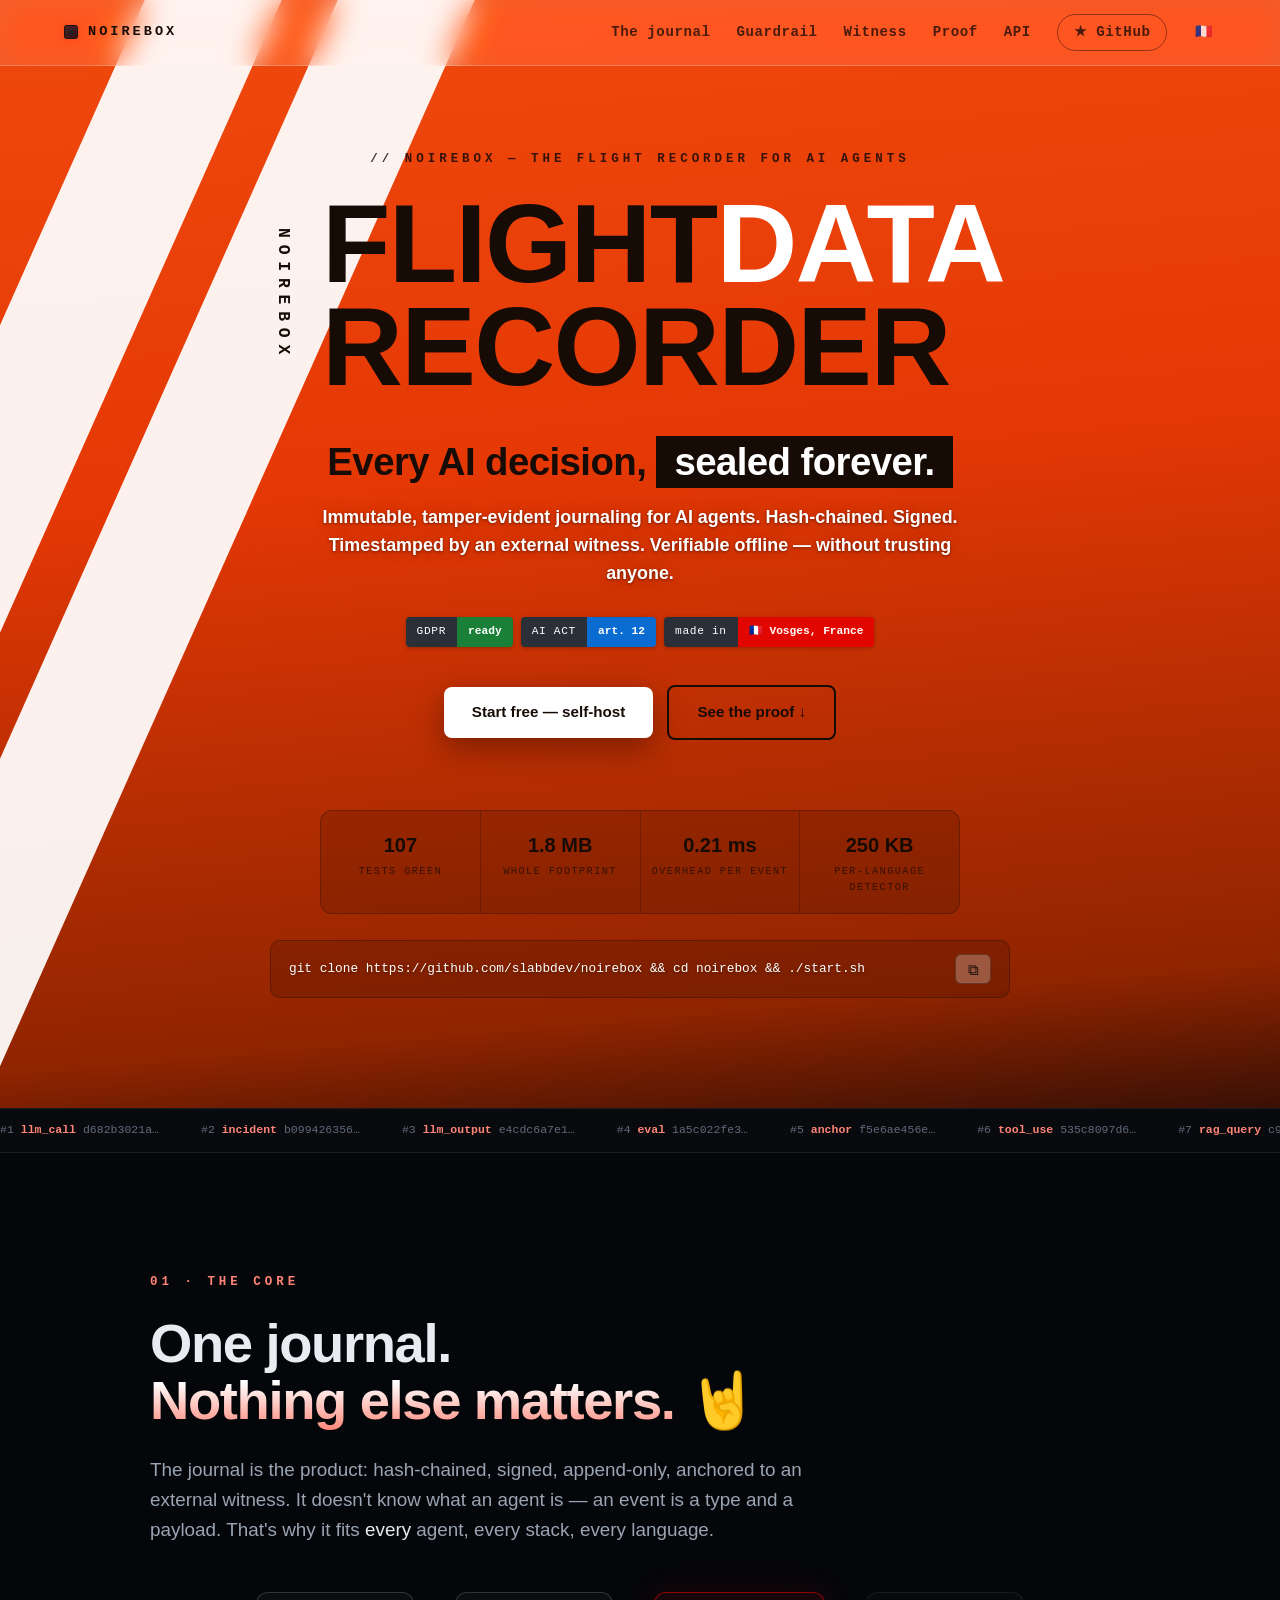
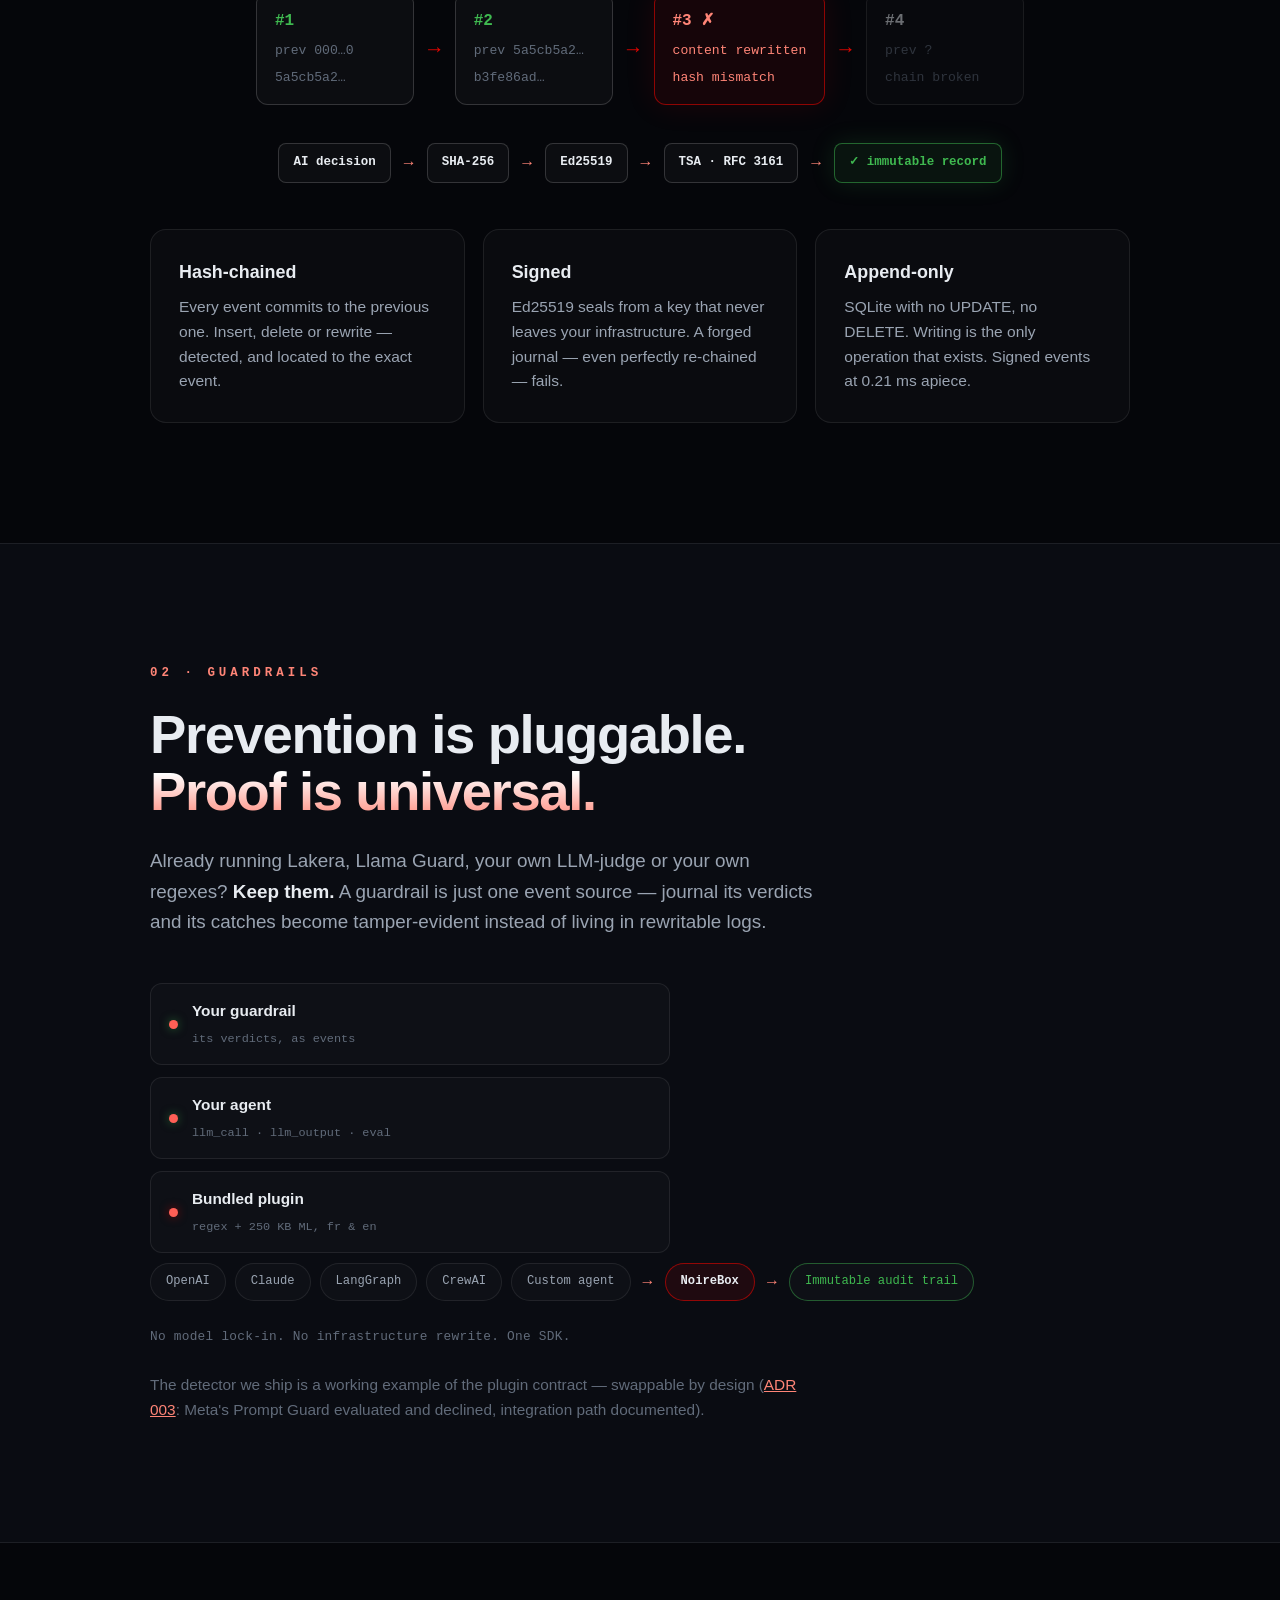
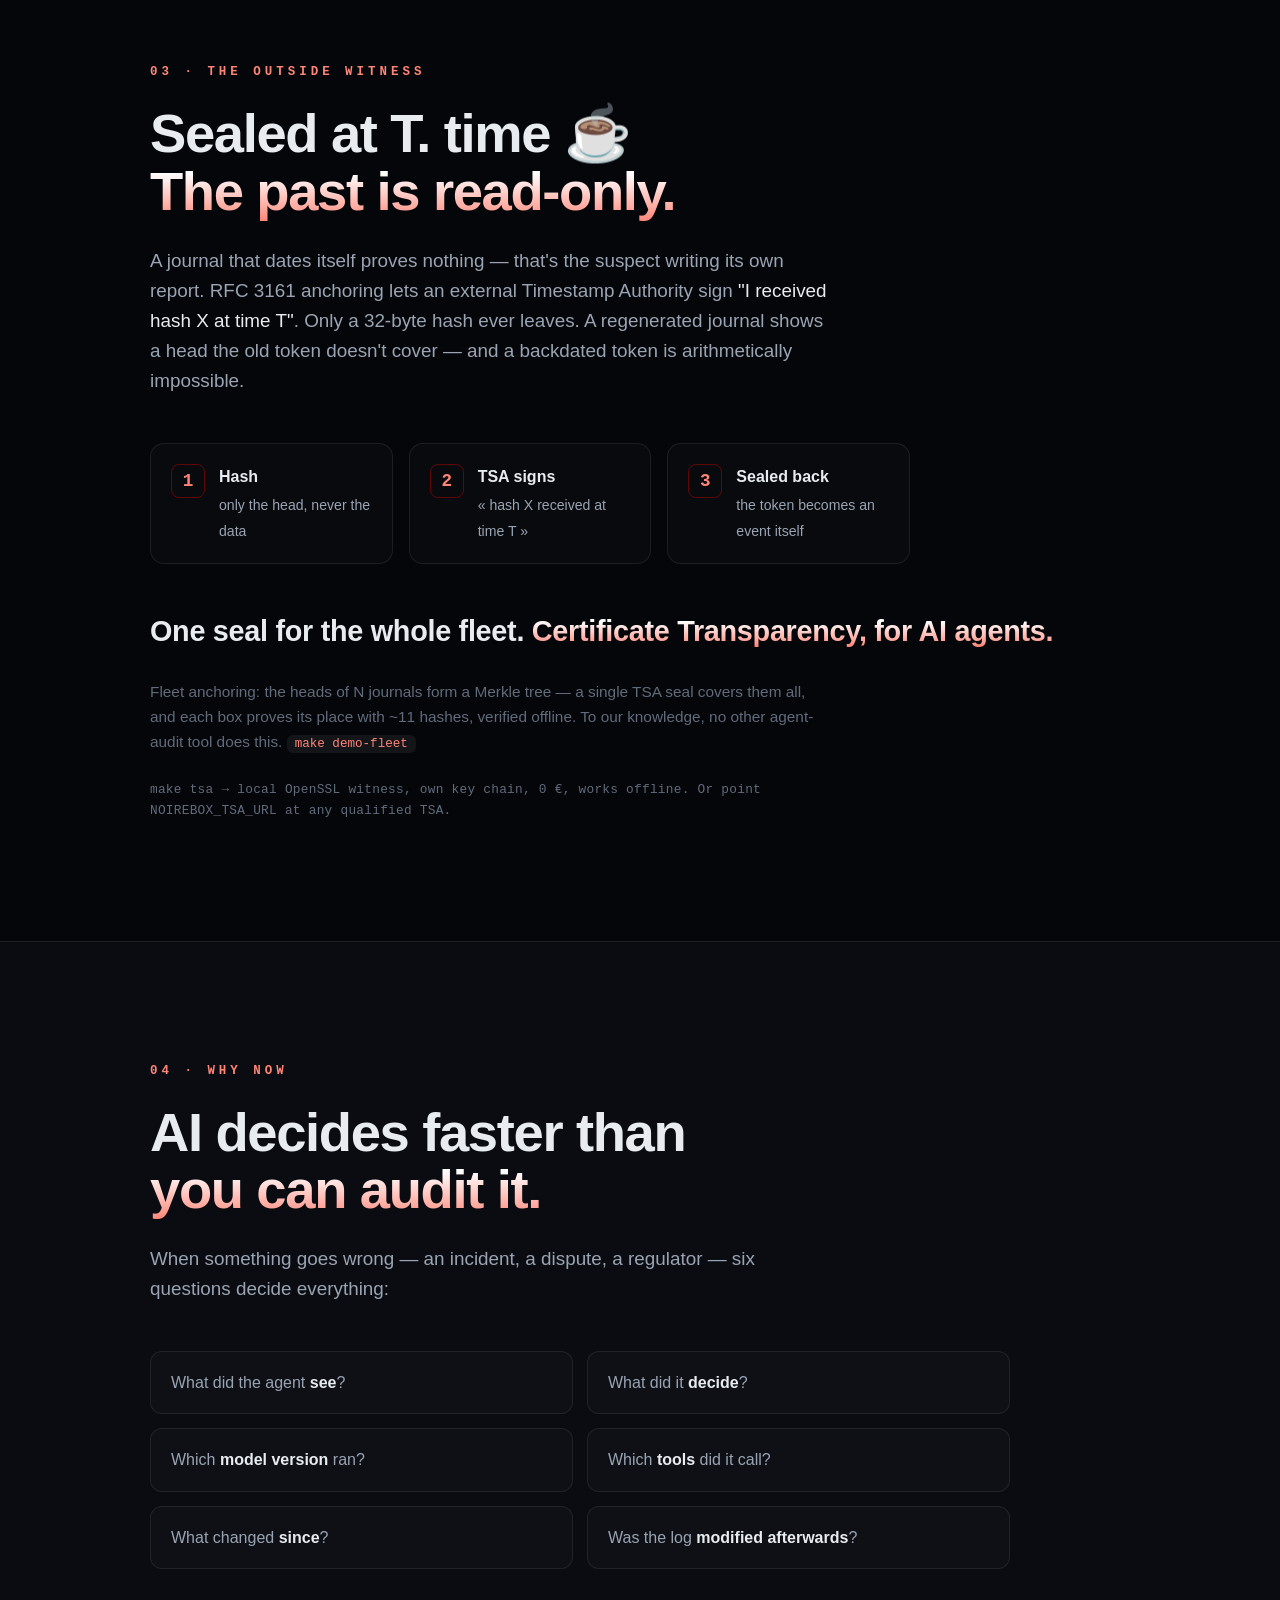
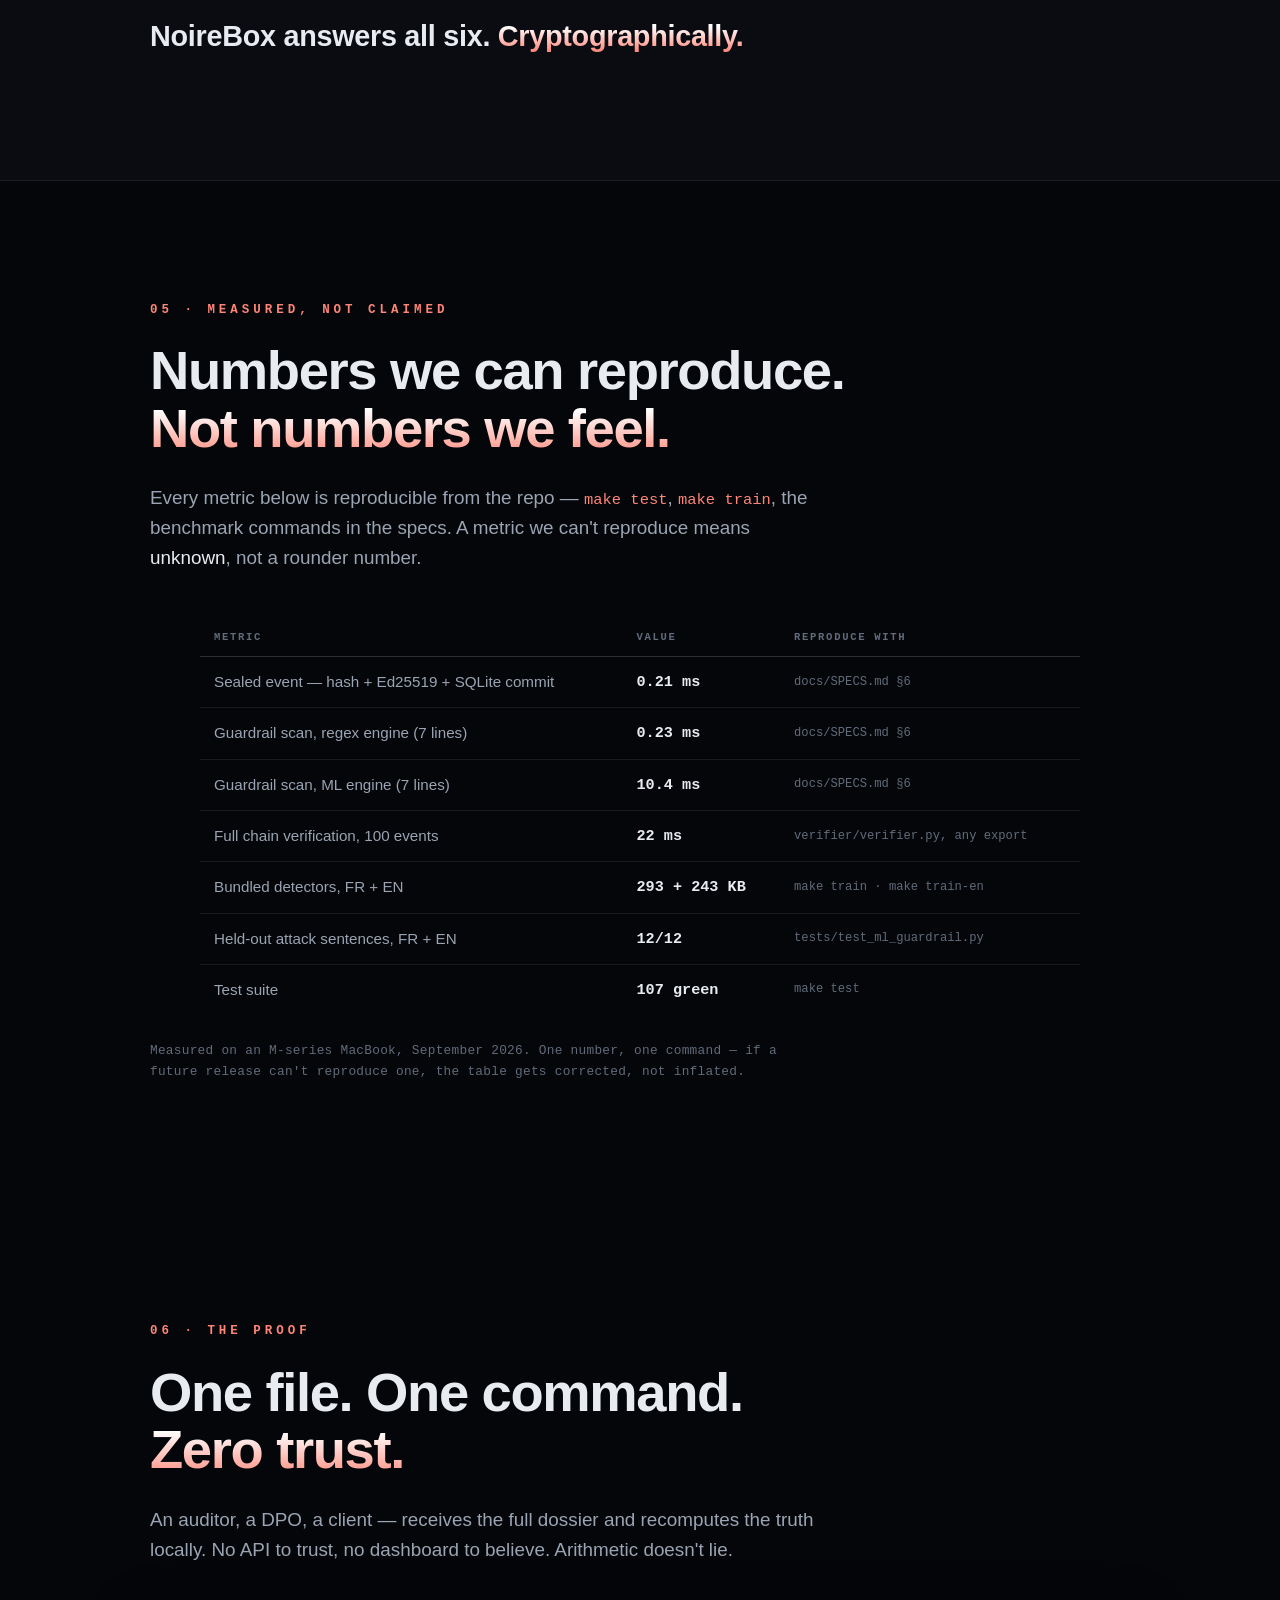
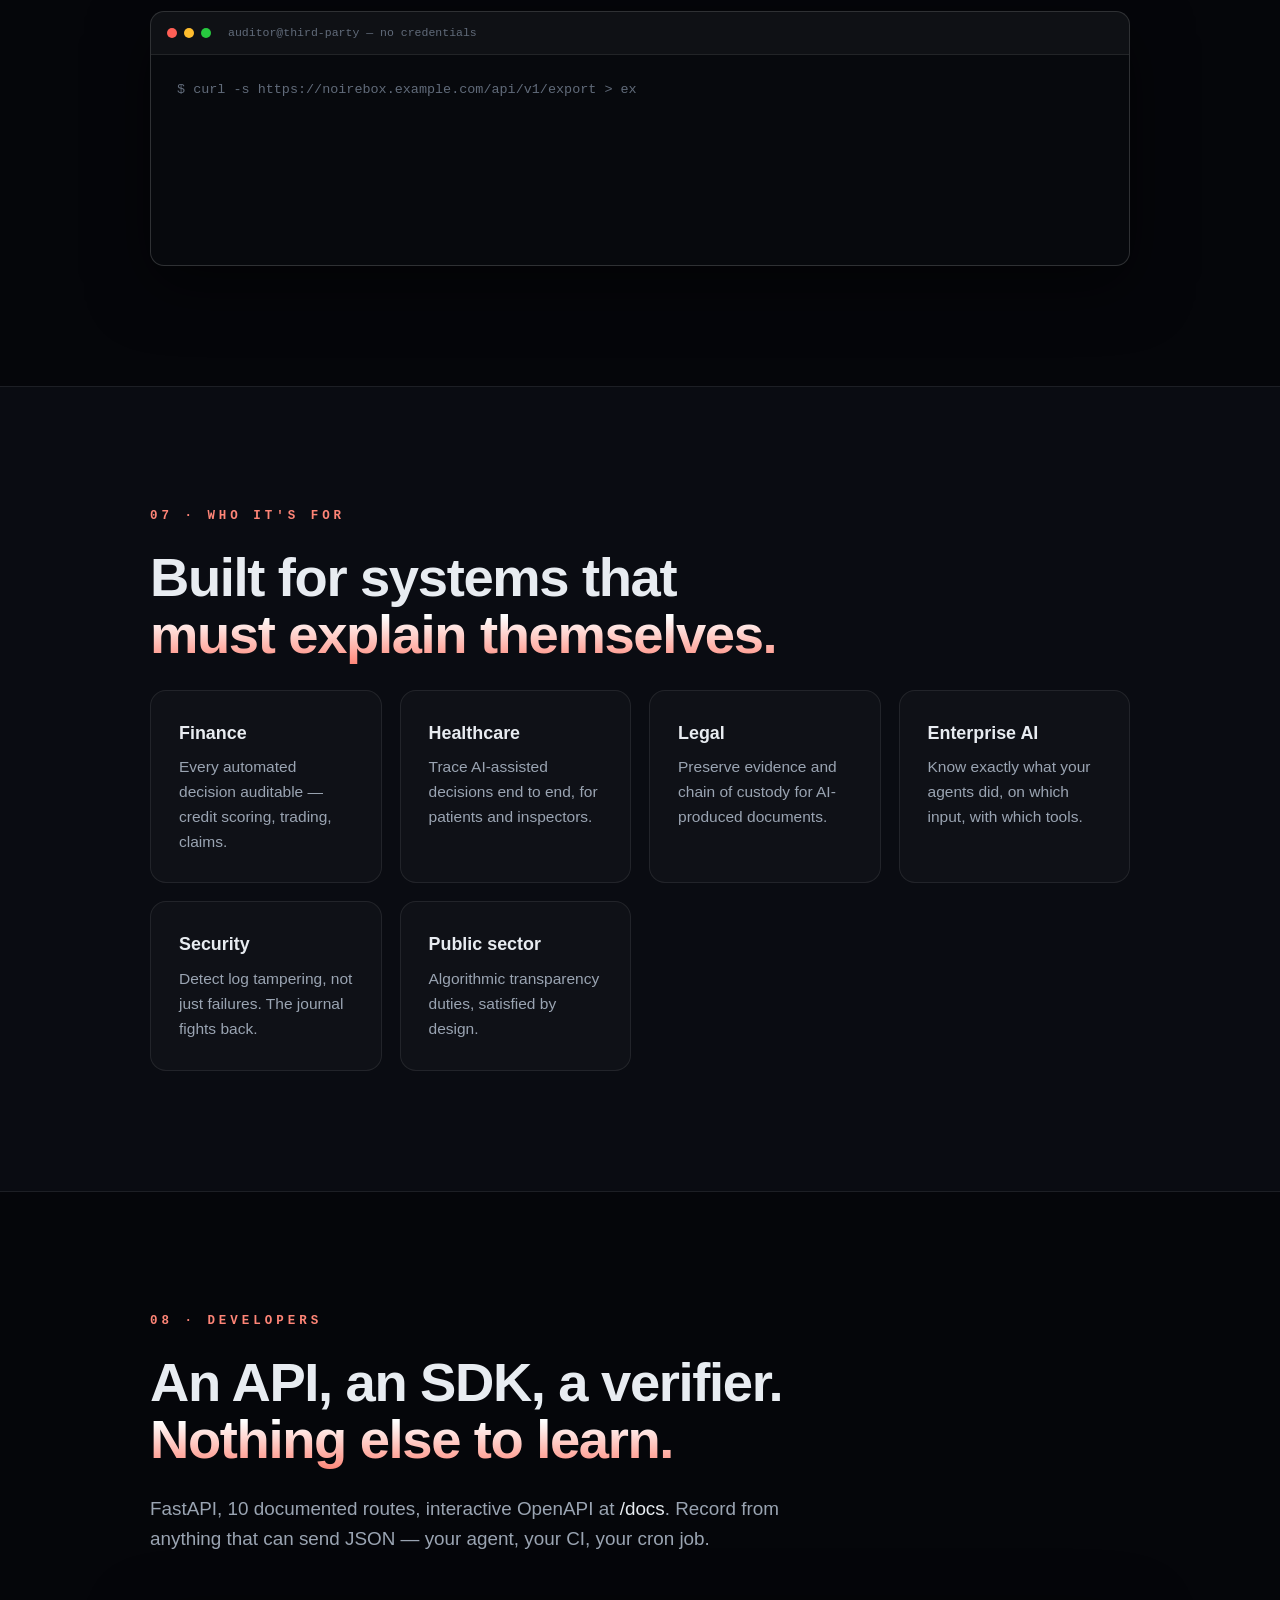
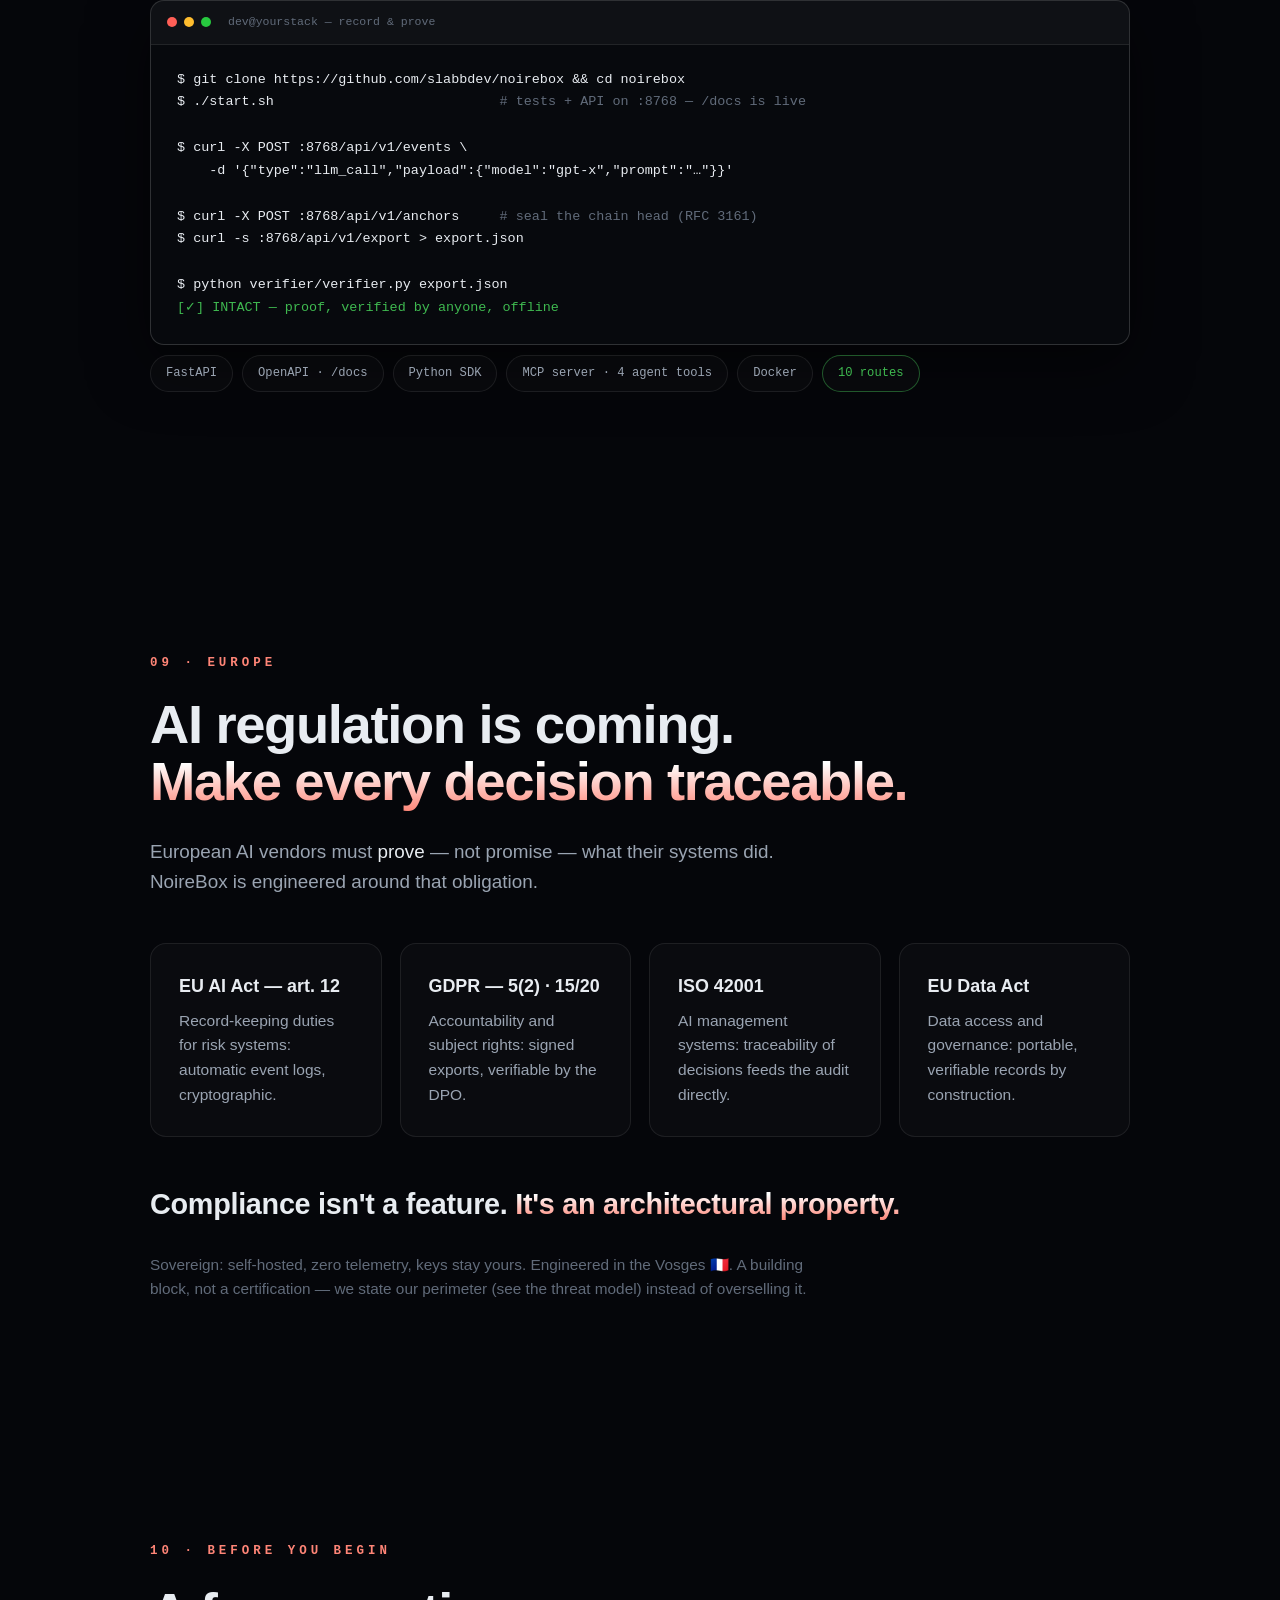
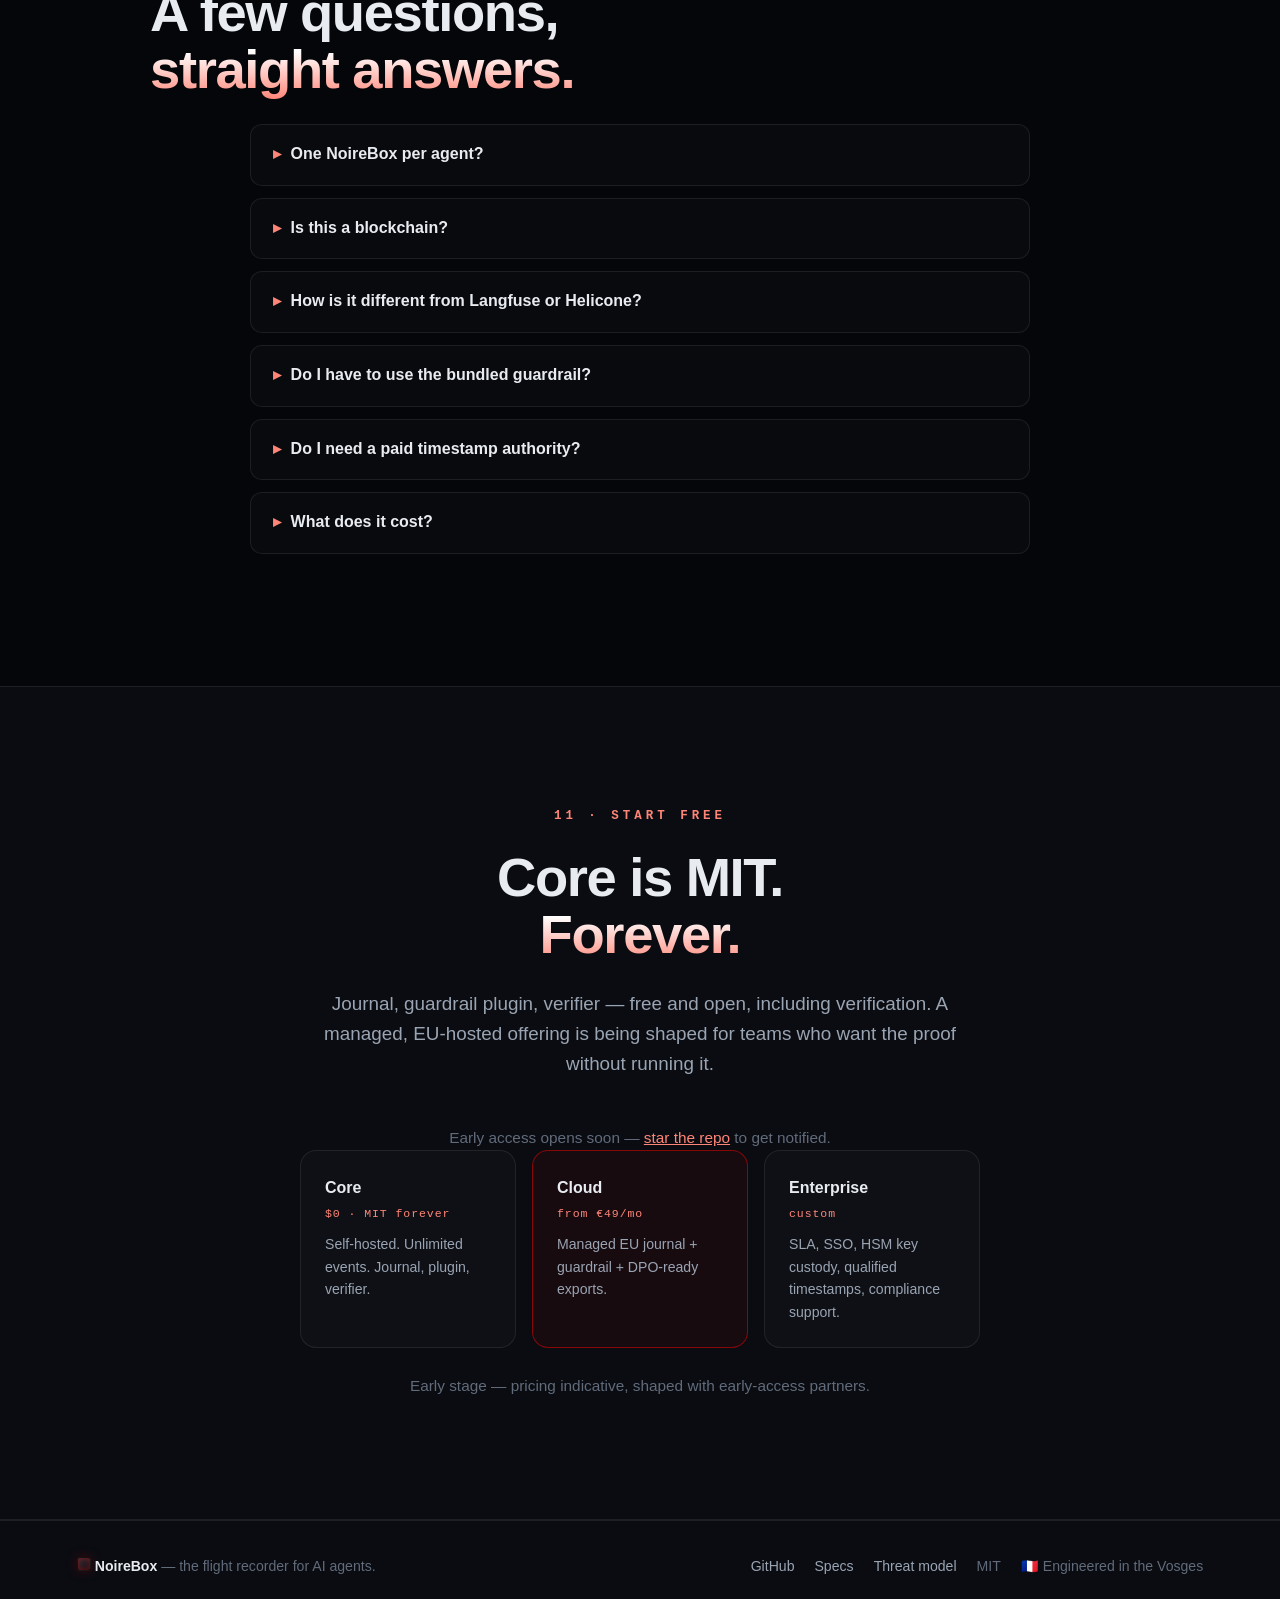
<file: docs/index.html>
<!DOCTYPE html>
<html lang="en">
<head>
<meta charset="UTF-8">
<meta name="viewport" content="width=device-width, initial-scale=1.0">
<title>NoireBox — The flight recorder for AI agents</title>
<meta name="description" content="Every decision your AI agent makes — sealed in a tamper-evident journal, timestamped by an external witness, provable by anyone. Without trusting anyone.">
<link rel="stylesheet" href="style.css?v=26">
</head>
<body>

<div class="progress" id="progress"></div>

<!-- ═══════════════ NAV ═══════════════ -->
<nav class="nav">
  <a class="brand" href="#top"><span class="brand-cube"></span>NOIREBOX</a>
  <div class="nav-links">
    <a href="#core">The journal</a>
    <a href="#plugin">Guardrail</a>
    <a href="#witness">Witness</a>
    <a href="#proof">Proof</a>
    <a href="#api">API</a>
    <a href="https://github.com/slabbdev/noirebox" target="_blank" class="nav-github">★ GitHub</a>
    <a href="fr.html" class="nav-flag" title="Version française" lang="fr">🇫🇷</a>
  </div>
</nav>

<!-- ═══════════════ HERO — the face of the flight recorder ═══════════════ -->
<header class="hero" id="top">
  <div class="stripes" aria-hidden="true"><i></i><i></i></div>

  <div class="hero-inner">
    <p class="kicker">// NOIREBOX — THE FLIGHT RECORDER FOR AI AGENTS</p>
    <div class="hero-title-row">
      <span class="hero-brand-stamp" aria-hidden="true">NOIREBOX</span>
      <h1>FLIGHT<span class="h1-white">DATA</span><br>RECORDER</h1>
    </div>

    <p class="pitch">Every AI decision, <strong>sealed forever.</strong></p>
    <p class="hero-sub">
      Immutable, tamper-evident journaling for AI agents.
      Hash-chained. Signed. Timestamped by an external witness.
      Verifiable offline — without trusting anyone.
    </p>

    <div class="gh-badges">
      <span class="gh-badge"><i>GDPR</i><b>ready</b></span>
      <span class="gh-badge"><i>AI ACT</i><b>art. 12</b></span>
      <span class="gh-badge"><i>made in</i><b>🇫🇷 Vosges, France</b></span>
    </div>

    <div class="cta-row">
      <a class="btn btn-light" href="https://github.com/slabbdev/noirebox#quickstart" target="_blank">Start free — self-host</a>
      <a class="btn btn-ghost-dark" href="#proof">See the proof ↓</a>
    </div>

    <ul class="stats">
      <li><strong>107</strong><span>tests green</span></li>
      <li><strong>1.8 MB</strong><span>whole footprint</span></li>
      <li><strong>0.21 ms</strong><span>overhead per event</span></li>
      <li><strong>250 KB</strong><span>per-language detector</span></li>
    </ul>

    <div class="install-pill">
      <code id="install-cmd">git clone https://github.com/slabbdev/noirebox &amp;&amp; cd noirebox &amp;&amp; ./start.sh</code>
      <button class="copy-btn" id="copy-install" title="Copy to clipboard" aria-label="Copy install command">⧉</button>
    </div>
  </div>
</header>

<!-- ═══════════════ TICKER ═══════════════ -->
<div class="ticker" aria-hidden="true">
  <div class="ticker-track" id="ticker"></div>
</div>

<!-- ═══════════════ 01 CORE ═══════════════ -->
<section class="section reveal" id="core">
  <div class="wrap">
    <p class="kicker">01 · THE CORE</p>
    <h2>One journal.<br><span class="grad">Nothing else matters. </span>🤘</h2>
    <p class="lede">
      The journal is the product: hash-chained, signed, append-only, anchored to an
      external witness. It doesn't know what an agent is — an event is a type and a
      payload. That's why it fits <em>every</em> agent, every stack, every language.
    </p>
    <div class="chain">
      <div class="link ok"><span>#1</span><code>prev 000…0</code><code>5a5cb5a2…</code></div>
      <div class="chain-arrow">→</div>
      <div class="link ok"><span>#2</span><code>prev 5a5cb5a2…</code><code>b3fe86ad…</code></div>
      <div class="chain-arrow">→</div>
      <div class="link bad"><span>#3 ✗</span><code>content rewritten</code><code>hash mismatch</code></div>
      <div class="chain-arrow">→</div>
      <div class="link dim"><span>#4</span><code>prev ?</code><code>chain broken</code></div>
    </div>
    <div class="pipeline" aria-label="How a decision becomes proof">
      <span class="pl-step">AI decision</span>
      <span class="pl-arrow">→</span>
      <span class="pl-step">SHA-256</span>
      <span class="pl-arrow">→</span>
      <span class="pl-step">Ed25519</span>
      <span class="pl-arrow">→</span>
      <span class="pl-step">TSA · RFC 3161</span>
      <span class="pl-arrow">→</span>
      <span class="pl-step ok">✓ immutable record</span>
    </div>
    <div class="grid-3">
      <div class="card"><h3>Hash-chained</h3><p>Every event commits to the previous one. Insert, delete or rewrite — detected, and located to the exact event.</p></div>
      <div class="card"><h3>Signed</h3><p>Ed25519 seals from a key that never leaves your infrastructure. A forged journal — even perfectly re-chained — fails.</p></div>
      <div class="card"><h3>Append-only</h3><p>SQLite with no UPDATE, no DELETE. Writing is the only operation that exists. Signed events at 0.21 ms apiece.</p></div>
    </div>
  </div>
</section>

<!-- ═══════════════ 02 PLUGIN ═══════════════ -->
<section class="section alt reveal" id="plugin">
  <div class="wrap">
    <p class="kicker">02 · GUARDRAILS</p>
    <h2>Prevention is pluggable.<br><span class="grad">Proof is universal.</span></h2>
    <p class="lede">
      Already running Lakera, Llama Guard, your own LLM-judge or your own regexes?
      <strong>Keep them.</strong> A guardrail is just one event source — journal its
      verdicts and its catches become tamper-evident instead of living in rewritable logs.
    </p>
    <div class="sources">
      <div class="source"><span class="dot g"></span><div><strong>Your guardrail</strong><em>its verdicts, as events</em></div></div>
      <div class="source"><span class="dot g"></span><div><strong>Your agent</strong><em>llm_call · llm_output · eval</em></div></div>
      <div class="source"><span class="dot r"></span><div><strong>Bundled plugin</strong><em>regex + 250 KB ML, fr &amp; en</em></div></div>
    </div>
    <div class="plug-flow" aria-label="Drop-in integration">
      <span class="pf-chip">OpenAI</span>
      <span class="pf-chip">Claude</span>
      <span class="pf-chip">LangGraph</span>
      <span class="pf-chip">CrewAI</span>
      <span class="pf-chip">Custom agent</span>
      <span class="pf-arrow">→</span>
      <span class="pf-chip hot">NoireBox</span>
      <span class="pf-arrow">→</span>
      <span class="pf-chip ok">Immutable audit trail</span>
    </div>
    <p class="note mono">No model lock-in. No infrastructure rewrite. One SDK.</p>
    <p class="note">The detector we ship is a working example of the plugin contract — swappable by design
      (<a href="https://github.com/slabbdev/noirebox/blob/main/docs/ADRs.md">ADR 003</a>: Meta's Prompt Guard evaluated and declined, integration path documented).</p>
  </div>
</section>

<!-- ═══════════════ 03 WITNESS ═══════════════ -->
<section class="section reveal" id="witness">
  <div class="wrap">
    <p class="kicker">03 · THE OUTSIDE WITNESS</p>
    <h2>Sealed at T. time ☕<br><span class="grad">The past is read-only.</span></h2>
    <p class="lede">
      A journal that dates itself proves nothing — that's the suspect writing its own report.
      RFC 3161 anchoring lets an external Timestamp Authority sign <em>"I received hash X at
      time T"</em>. Only a 32-byte hash ever leaves. A regenerated journal shows a head the old
      token doesn't cover — and a backdated token is arithmetically impossible.
    </p>
    <div class="steps">
      <div class="step"><span>1</span><div><strong>Hash</strong><em>only the head, never the data</em></div></div>
      <div class="step"><span>2</span><div><strong>TSA signs</strong><em>« hash X received at time T »</em></div></div>
      <div class="step"><span>3</span><div><strong>Sealed back</strong><em>the token becomes an event itself</em></div></div>
    </div>
    <p class="big-line">One seal for the whole fleet. <span class="grad">Certificate Transparency, for AI agents.</span></p>
    <p class="note">Fleet anchoring: the heads of N journals form a Merkle tree — a single TSA seal covers them all, and each box proves its place with ~11 hashes, verified offline. To our knowledge, no other agent-audit tool does this. <code>make demo-fleet</code></p>
    <p class="note mono">make tsa → local OpenSSL witness, own key chain, 0 €, works offline. Or point NOIREBOX_TSA_URL at any qualified TSA.</p>
  </div>
</section>

<!-- ═══════════════ 04 WHY NOW ═══════════════ -->
<section class="section alt reveal" id="whynow">
  <div class="wrap">
    <p class="kicker">04 · WHY NOW</p>
    <h2>AI decides faster than<br><span class="grad">you can audit it.</span></h2>
    <p class="lede">When something goes wrong — an incident, a dispute, a regulator — six questions decide everything:</p>
    <div class="why-grid">
      <div class="why-q">What did the agent <strong>see</strong>?</div>
      <div class="why-q">What did it <strong>decide</strong>?</div>
      <div class="why-q">Which <strong>model version</strong> ran?</div>
      <div class="why-q">Which <strong>tools</strong> did it call?</div>
      <div class="why-q">What changed <strong>since</strong>?</div>
      <div class="why-q">Was the log <strong>modified afterwards</strong>?</div>
    </div>
    <p class="big-line">NoireBox answers all six. <span class="grad">Cryptographically.</span></p>
  </div>
</section>

<!-- ═══════════════ 05 MEASURED ═══════════════ -->
<section class="section reveal" id="measured">
  <div class="wrap">
    <p class="kicker">05 · MEASURED, NOT CLAIMED</p>
    <h2>Numbers we can reproduce.<br><span class="grad">Not numbers we feel.</span></h2>
    <p class="lede">
      Every metric below is reproducible from the repo — <code>make test</code>,
      <code>make train</code>, the benchmark commands in the specs. A metric we
      can't reproduce means <em>unknown</em>, not a rounder number.
    </p>
    <table class="metrics">
      <tr><th>Metric</th><th>Value</th><th>Reproduce with</th></tr>
      <tr><td>Sealed event — hash + Ed25519 + SQLite commit</td><td class="m-val">0.21 ms</td><td class="m-how">docs/SPECS.md §6</td></tr>
      <tr><td>Guardrail scan, regex engine (7 lines)</td><td class="m-val">0.23 ms</td><td class="m-how">docs/SPECS.md §6</td></tr>
      <tr><td>Guardrail scan, ML engine (7 lines)</td><td class="m-val">10.4 ms</td><td class="m-how">docs/SPECS.md §6</td></tr>
      <tr><td>Full chain verification, 100 events</td><td class="m-val">22 ms</td><td class="m-how">verifier/verifier.py, any export</td></tr>
      <tr><td>Bundled detectors, FR + EN</td><td class="m-val">293 + 243 KB</td><td class="m-how">make train · make train-en</td></tr>
      <tr><td>Held-out attack sentences, FR + EN</td><td class="m-val">12/12</td><td class="m-how">tests/test_ml_guardrail.py</td></tr>
      <tr><td>Test suite</td><td class="m-val">107 green</td><td class="m-how">make test</td></tr>
    </table>
    <p class="note mono">Measured on an M-series MacBook, September 2026. One number, one command — if a future release can't reproduce one, the table gets corrected, not inflated.</p>
  </div>
</section>

<!-- ═══════════════ 06 PROOF ═══════════════ -->
<section class="section reveal" id="proof">
  <div class="wrap">
    <p class="kicker">06 · THE PROOF</p>
    <h2>One file. One command.<br><span class="grad">Zero trust.</span></h2>
    <p class="lede">
      An auditor, a DPO, a client — receives the full dossier and recomputes the truth locally.
      No API to trust, no dashboard to believe. Arithmetic doesn't lie.
    </p>
    <div class="terminal">
      <div class="term-bar"><span class="dot"></span><span class="dot"></span><span class="dot"></span><span class="term-title">auditor@third-party — no credentials</span></div>
      <pre id="term-out"></pre>
    </div>
  </div>
</section>

<!-- ═══════════════ 07 USE CASES ═══════════════ -->
<section class="section alt reveal" id="usecases">
  <div class="wrap">
    <p class="kicker">07 · WHO IT'S FOR</p>
    <h2>Built for systems that<br><span class="grad">must explain themselves.</span></h2>
    <div class="grid-3 uc-grid">
      <div class="card"><h3>Finance</h3><p>Every automated decision auditable — credit scoring, trading, claims.</p></div>
      <div class="card"><h3>Healthcare</h3><p>Trace AI-assisted decisions end to end, for patients and inspectors.</p></div>
      <div class="card"><h3>Legal</h3><p>Preserve evidence and chain of custody for AI-produced documents.</p></div>
      <div class="card"><h3>Enterprise AI</h3><p>Know exactly what your agents did, on which input, with which tools.</p></div>
      <div class="card"><h3>Security</h3><p>Detect log tampering, not just failures. The journal fights back.</p></div>
      <div class="card"><h3>Public sector</h3><p>Algorithmic transparency duties, satisfied by design.</p></div>
    </div>
  </div>
</section>

<!-- ═══════════════ 08 DEVELOPERS ═══════════════ -->
<section class="section reveal" id="api">
  <div class="wrap">
    <p class="kicker">08 · DEVELOPERS</p>
    <h2>An API, an SDK, a verifier.<br><span class="grad">Nothing else to learn.</span></h2>
    <p class="lede">
      FastAPI, 10 documented routes, interactive OpenAPI at <em>/docs</em>.
      Record from anything that can send JSON — your agent, your CI, your cron job.
    </p>
    <div class="terminal">
      <div class="term-bar"><span class="dot"></span><span class="dot"></span><span class="dot"></span><span class="term-title">dev@yourstack — record &amp; prove</span></div>
      <pre class="term-static">$ git clone https://github.com/slabbdev/noirebox &amp;&amp; cd noirebox
$ ./start.sh                            <span class="t-dim"># tests + API on :8768 — /docs is live</span>

$ curl -X POST :8768/api/v1/events \
    -d '{"type":"llm_call","payload":{"model":"gpt-x","prompt":"…"}}'

$ curl -X POST :8768/api/v1/anchors     <span class="t-dim"># seal the chain head (RFC 3161)</span>
$ curl -s :8768/api/v1/export > export.json

$ python verifier/verifier.py export.json
<span class="t-ok">[✓] INTACT — proof, verified by anyone, offline</span></pre>
    </div>
    <div class="plug-flow" aria-label="Developer surface">
      <span class="pf-chip">FastAPI</span>
      <span class="pf-chip">OpenAPI · /docs</span>
      <span class="pf-chip">Python SDK</span>
      <span class="pf-chip">MCP server · 4 agent tools</span>
      <span class="pf-chip">Docker</span>
      <span class="pf-chip ok">10 routes</span>
    </div>
  </div>
</section>

<!-- ═══════════════ 09 EUROPE ═══════════════ -->
<section class="section reveal" id="europe">
  <div class="wrap">
    <p class="kicker">09 · EUROPE</p>
    <h2>AI regulation is coming.<br><span class="grad">Make every decision traceable.</span></h2>
    <p class="lede">European AI vendors must <em>prove</em> — not promise — what their systems did. NoireBox is engineered around that obligation.</p>
    <div class="grid-4">
      <div class="card"><h3>EU AI Act — art. 12</h3><p>Record-keeping duties for risk systems: automatic event logs, cryptographic.</p></div>
      <div class="card"><h3>GDPR — 5(2) · 15/20</h3><p>Accountability and subject rights: signed exports, verifiable by the DPO.</p></div>
      <div class="card"><h3>ISO 42001</h3><p>AI management systems: traceability of decisions feeds the audit directly.</p></div>
      <div class="card"><h3>EU Data Act</h3><p>Data access and governance: portable, verifiable records by construction.</p></div>
    </div>
    <p class="big-line">Compliance isn't a feature. <span class="grad">It's an architectural property.</span></p>
    <p class="note">Sovereign: self-hosted, zero telemetry, keys stay yours. Engineered in the Vosges 🇫🇷. A building block, not a certification — we state our perimeter (see the threat model) instead of overselling it.</p>
  </div>
</section>

<!-- ═══════════════ 10 FAQ ═══════════════ -->
<section class="section reveal" id="faq">
  <div class="wrap">
    <p class="kicker">10 · BEFORE YOU BEGIN</p>
    <h2>A few questions,<br><span class="grad">straight answers.</span></h2>
    <details class="faq"><summary>One NoireBox per agent?</summary><p>Yes — like one flight recorder per aircraft. One instance = one SQLite file, one key pair, one chain. The fleet layer aggregates chain heads (32-byte hashes), never your events: your journal stays on your infrastructure.</p></details>
    <details class="faq"><summary>Is this a blockchain?</summary><p>No — one issuer, one verifier. A signed local chain gives integrity and non-repudiation without paying a consensus tax. The blockchain solves a problem we don't have (ADR 001).</p></details>
    <details class="faq"><summary>How is it different from Langfuse or Helicone?</summary><p>Those help developers debug what happened — the logs stay modifiable. NoireBox produces a dossier a third party verifies offline. Debug ≠ proof.</p></details>
    <details class="faq"><summary>Do I have to use the bundled guardrail?</summary><p>No — it's one event source among others. Keep Lakera, Llama Guard or your own LLM-judge and journal their verdicts with a single POST. The bundled detector is a working example of the plugin contract.</p></details>
    <details class="faq"><summary>Do I need a paid timestamp authority?</summary><p>No — <code>make tsa</code> runs a local OpenSSL witness with its own key chain: free, offline, sovereign. Pointing at any public or qualified TSA is one environment variable.</p></details>
    <details class="faq"><summary>What does it cost?</summary><p>Core: MIT, $0 forever, verification included. Cloud: from €49/mo when it ships. Enterprise: custom — HSM custody, qualified timestamps, SLA.</p></details>
  </div>
</section>

<!-- ═══════════════ 11 ACCESS ═══════════════ -->
<section class="section alt reveal" id="access">
  <div class="wrap narrow">
    <p class="kicker">11 · START FREE</p>
    <h2>Core is MIT.<br><span class="grad">Forever.</span></h2>
    <p class="lede">
      Journal, guardrail plugin, verifier — free and open, including verification.
      A managed, EU-hosted offering is being shaped for teams who want the proof without running it.
    </p>
    <p class="note">Early access opens soon — <a href="https://github.com/slabbdev/noirebox">star the repo</a> to get notified.</p>
    <div class="tiers">
      <div class="tier"><h4>Core</h4><span>$0 · MIT forever</span><p>Self-hosted. Unlimited events. Journal, plugin, verifier.</p></div>
      <div class="tier hot"><h4>Cloud</h4><span>from €49/mo</span><p>Managed EU journal + guardrail + DPO-ready exports.</p></div>
      <div class="tier"><h4>Enterprise</h4><span>custom</span><p>SLA, SSO, HSM key custody, qualified timestamps, compliance support.</p></div>
    </div>
    <p class="note">Early stage — pricing indicative, shaped with early-access partners.</p>
  </div>
</section>

<footer class="footer">
  <div><span class="brand-cube"></span> <strong>NoireBox</strong> — the flight recorder for AI agents.</div>
  <div class="foot-links">
    <a href="https://github.com/slabbdev/noirebox" target="_blank">GitHub</a>
    <a href="https://github.com/slabbdev/noirebox/blob/main/docs/SPECS.md">Specs</a>
    <a href="https://github.com/slabbdev/noirebox/blob/main/docs/THREAT-MODEL.md">Threat model</a>
    <span>MIT</span>
    <span>🇫🇷 Engineered in the Vosges</span>
  </div>
</footer>

<script src="script.js?v=26"></script>
</body>
</html>
</file>
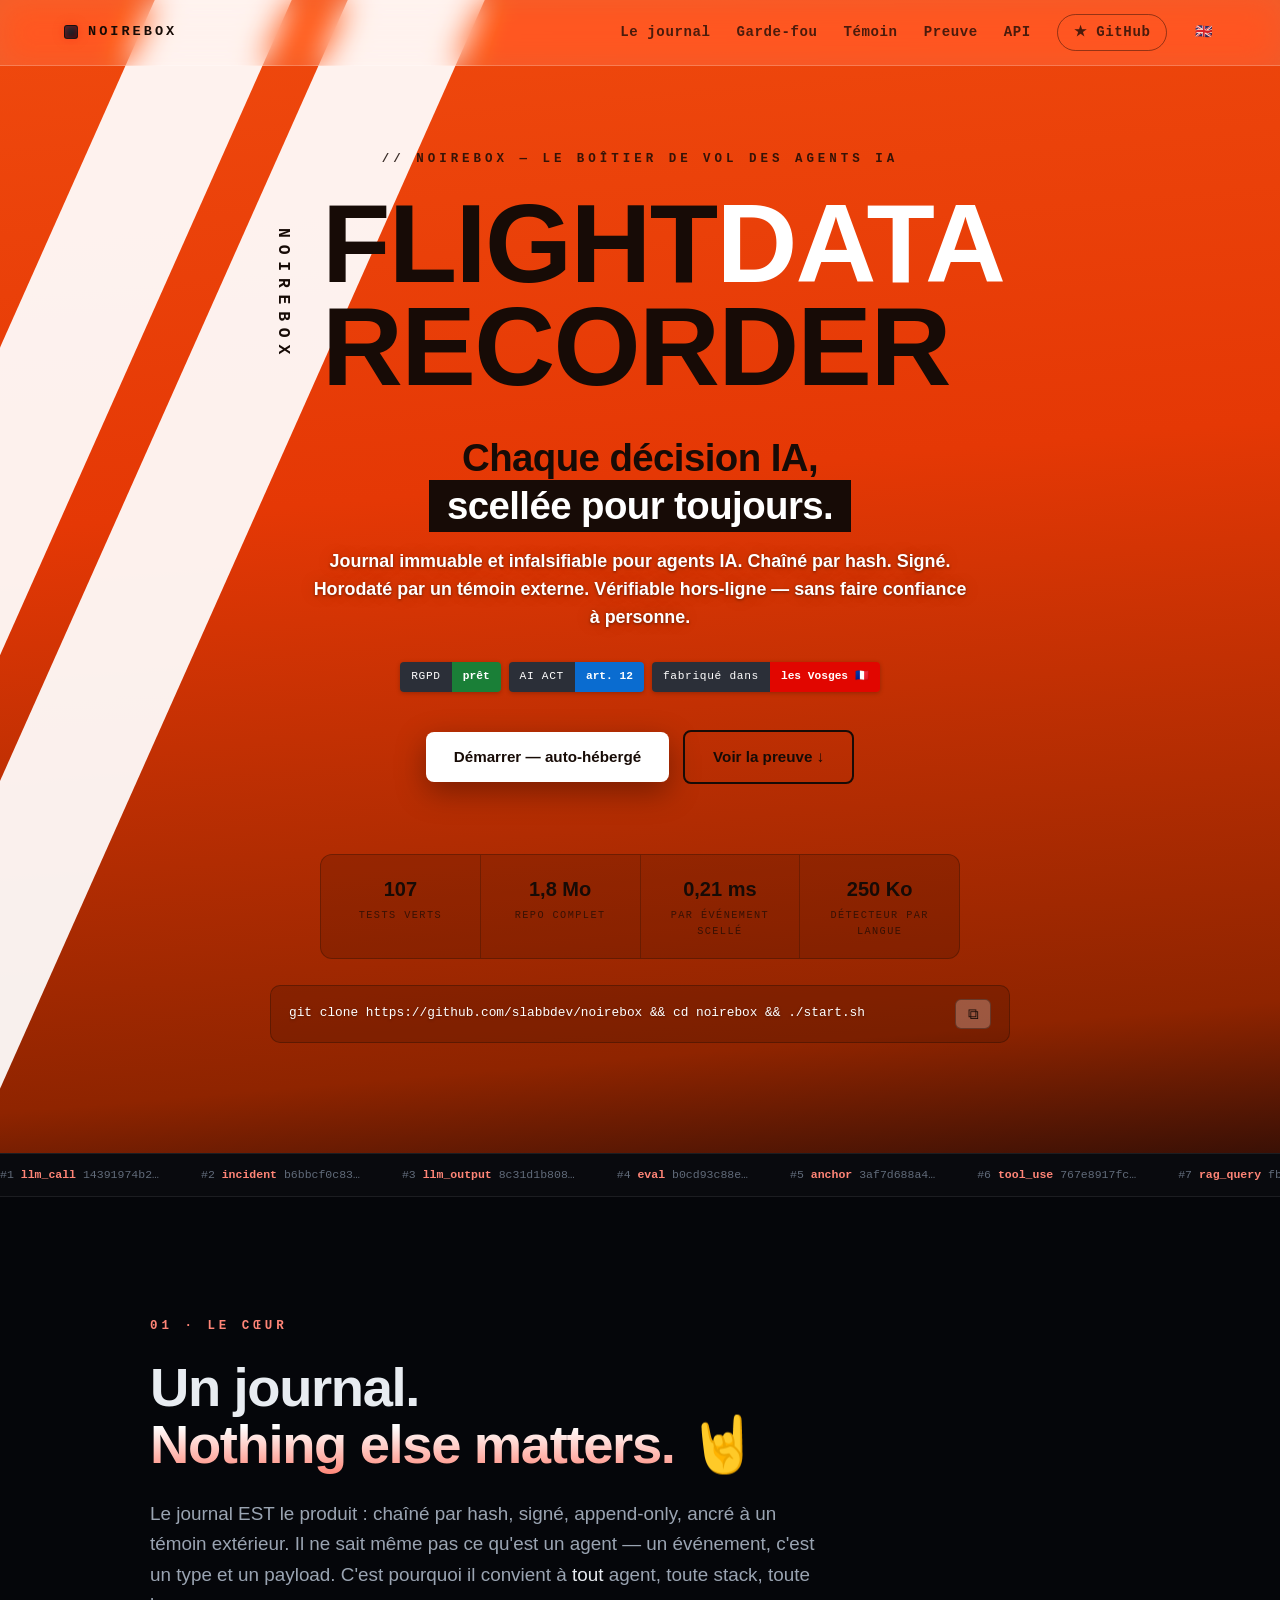
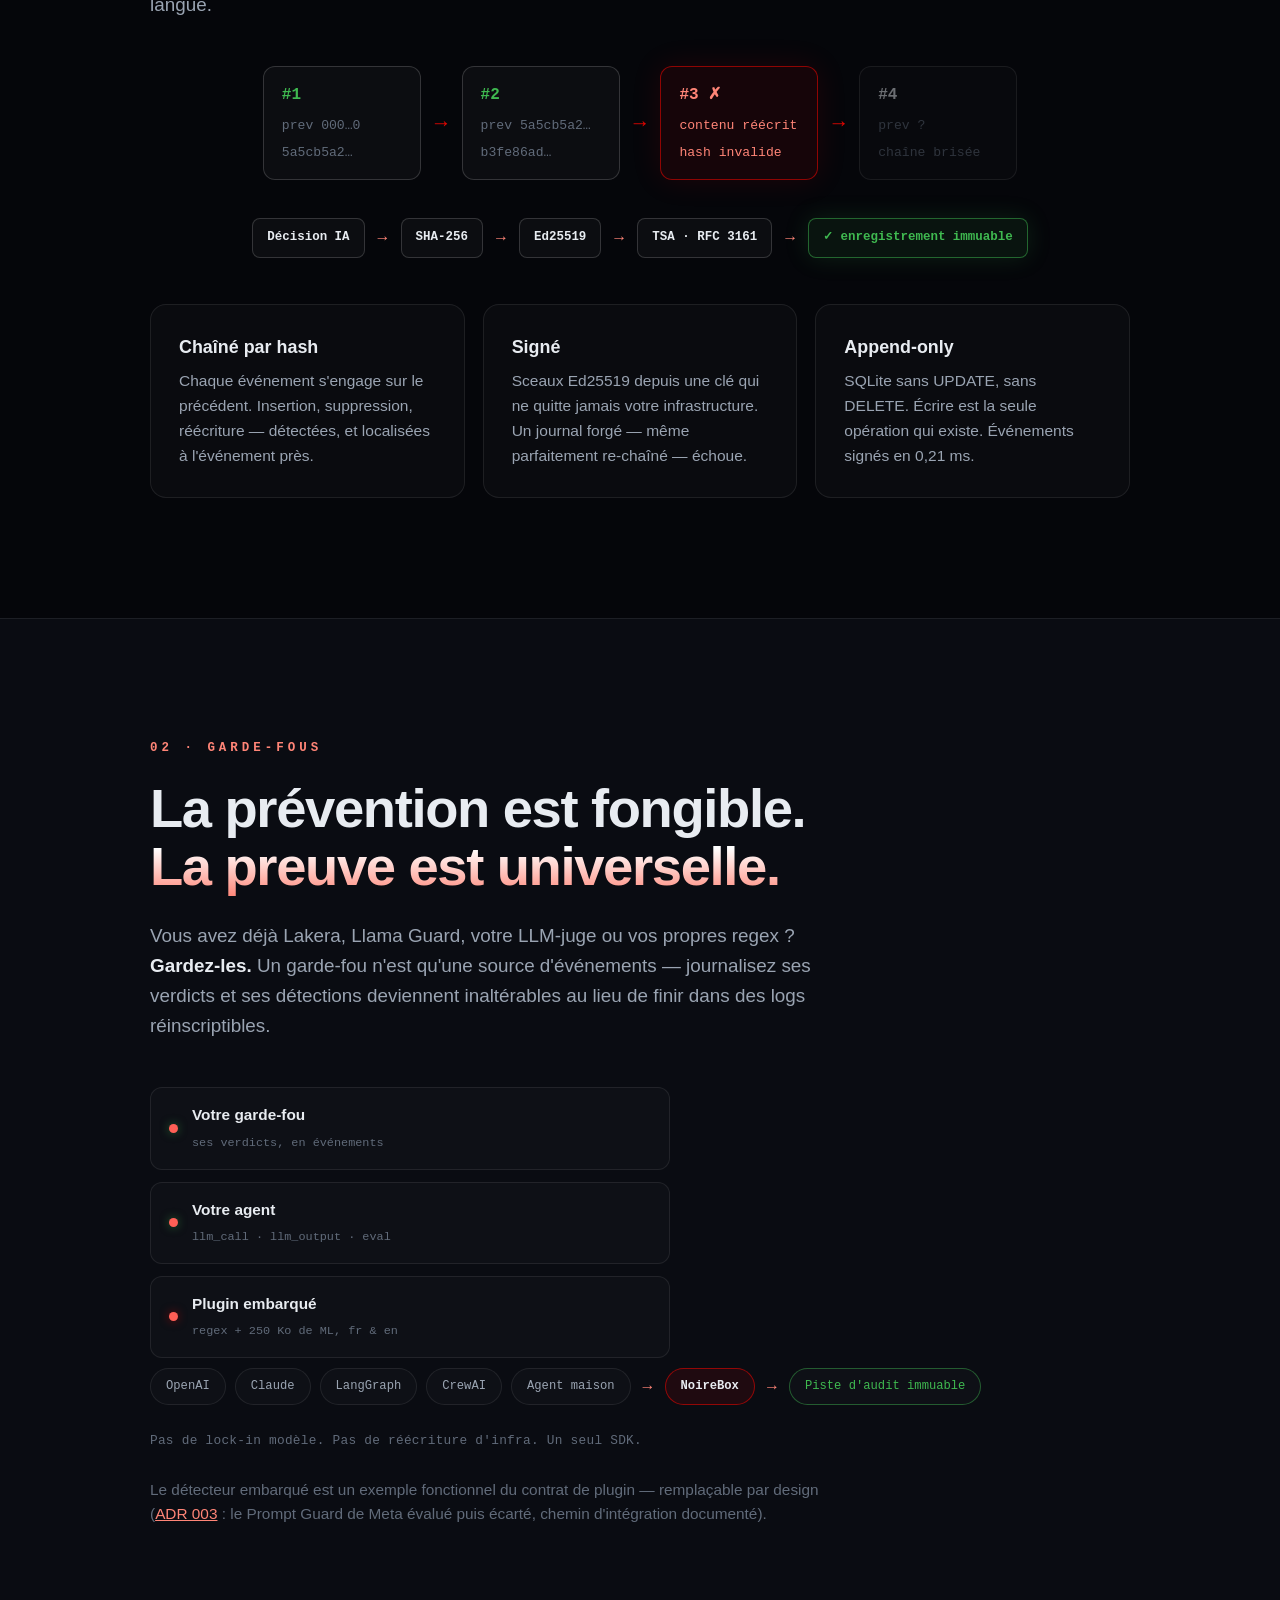
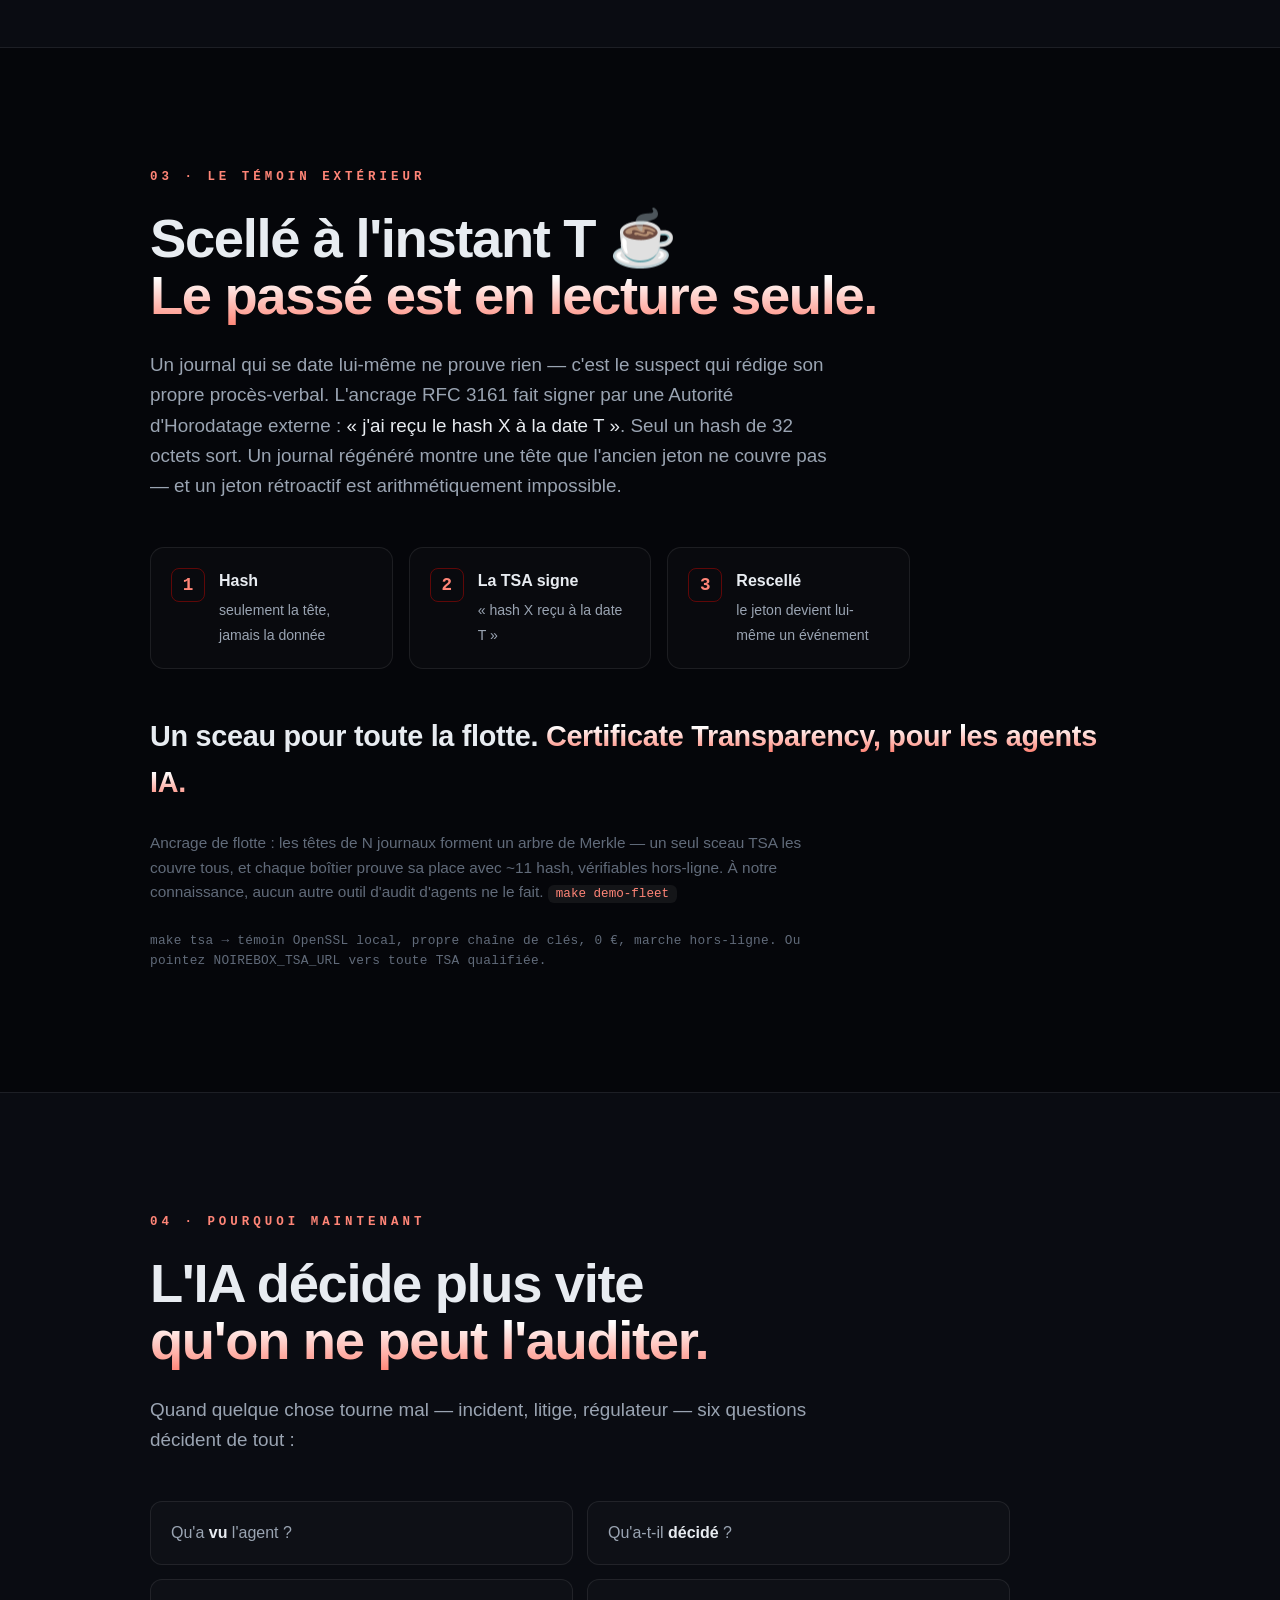
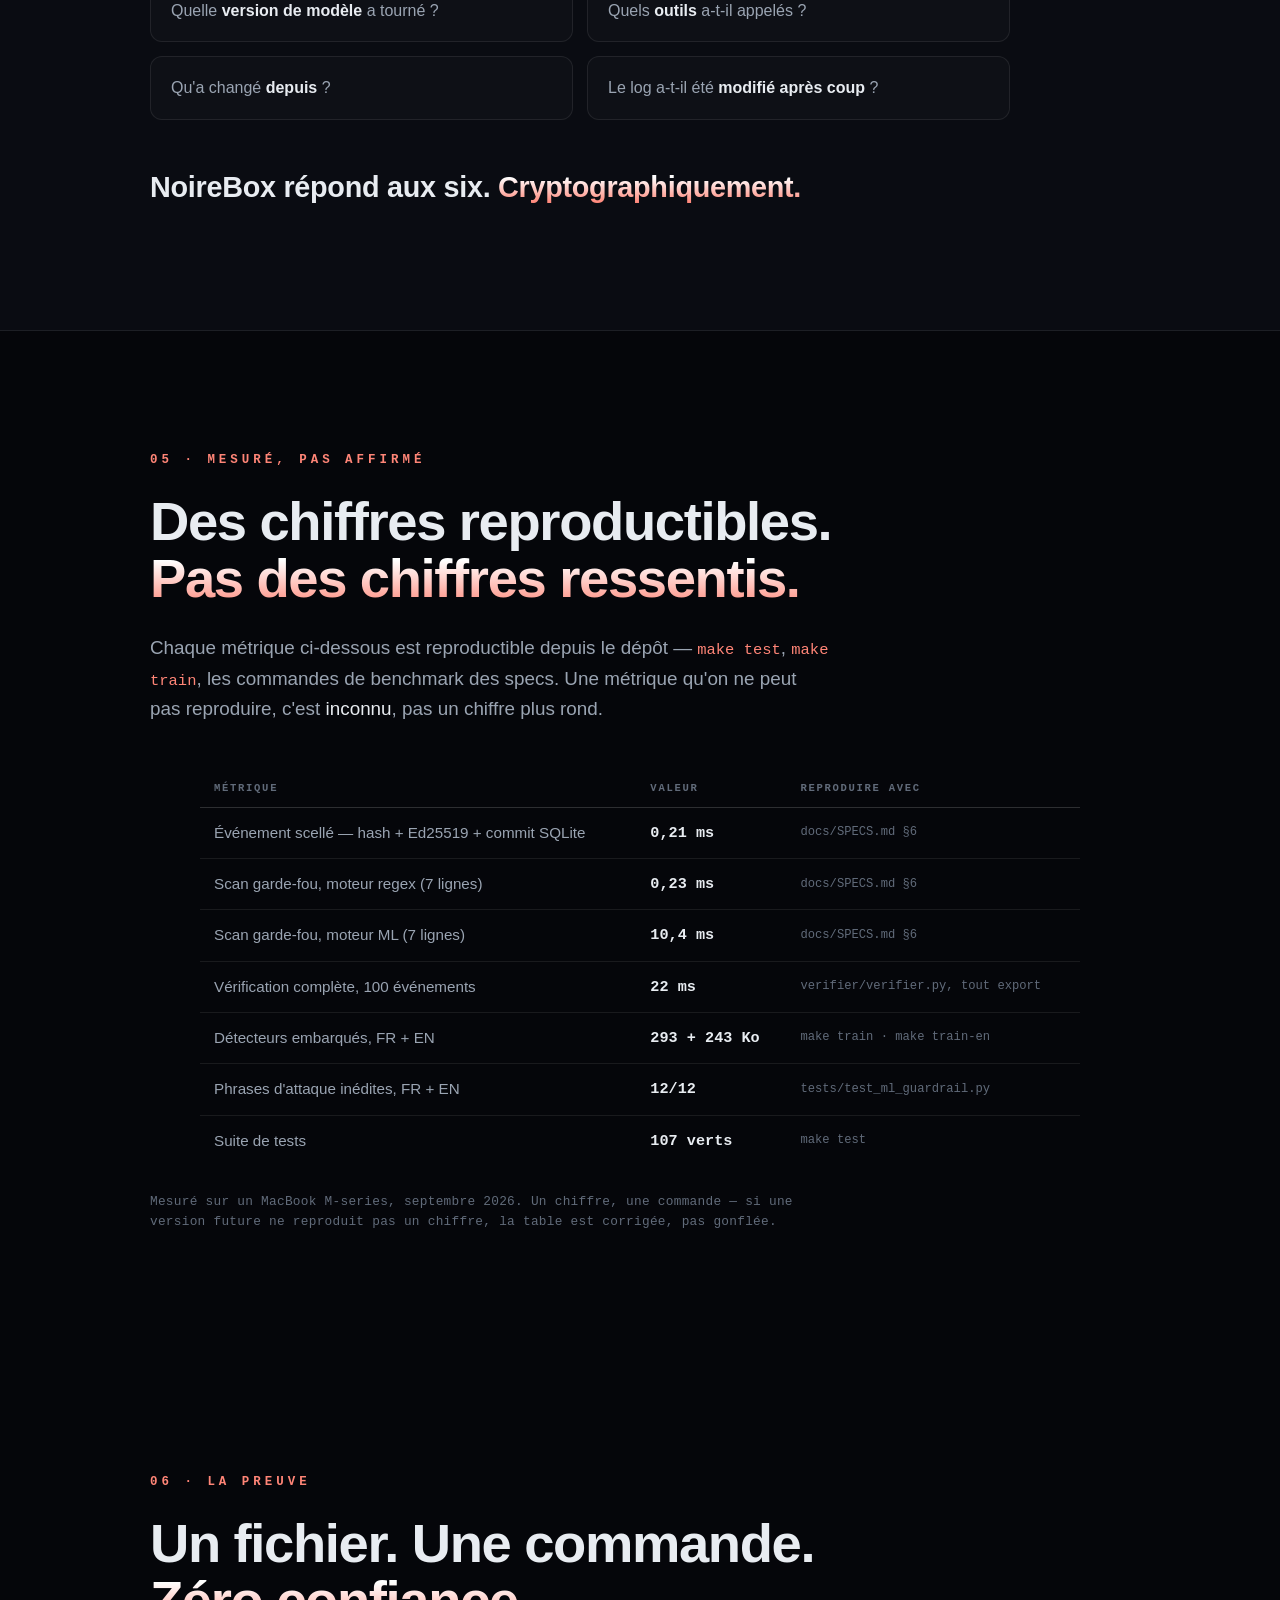
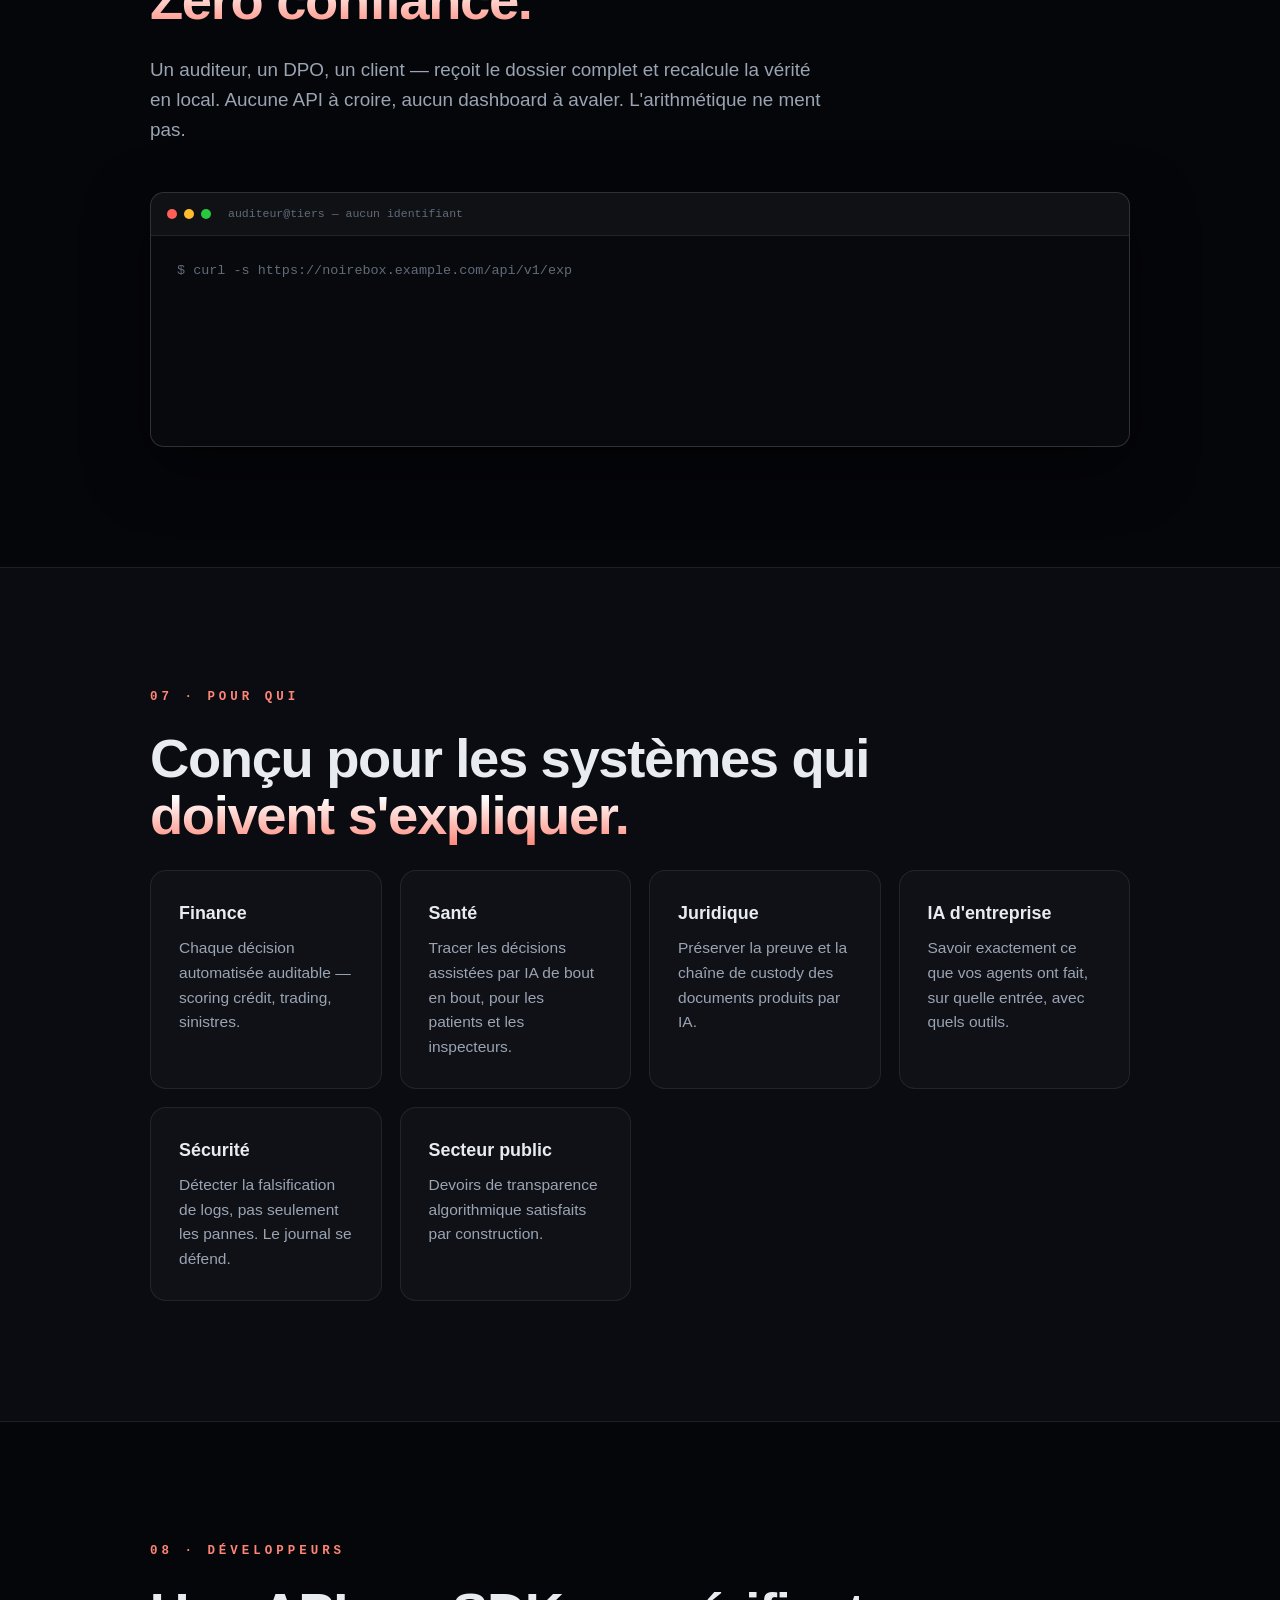
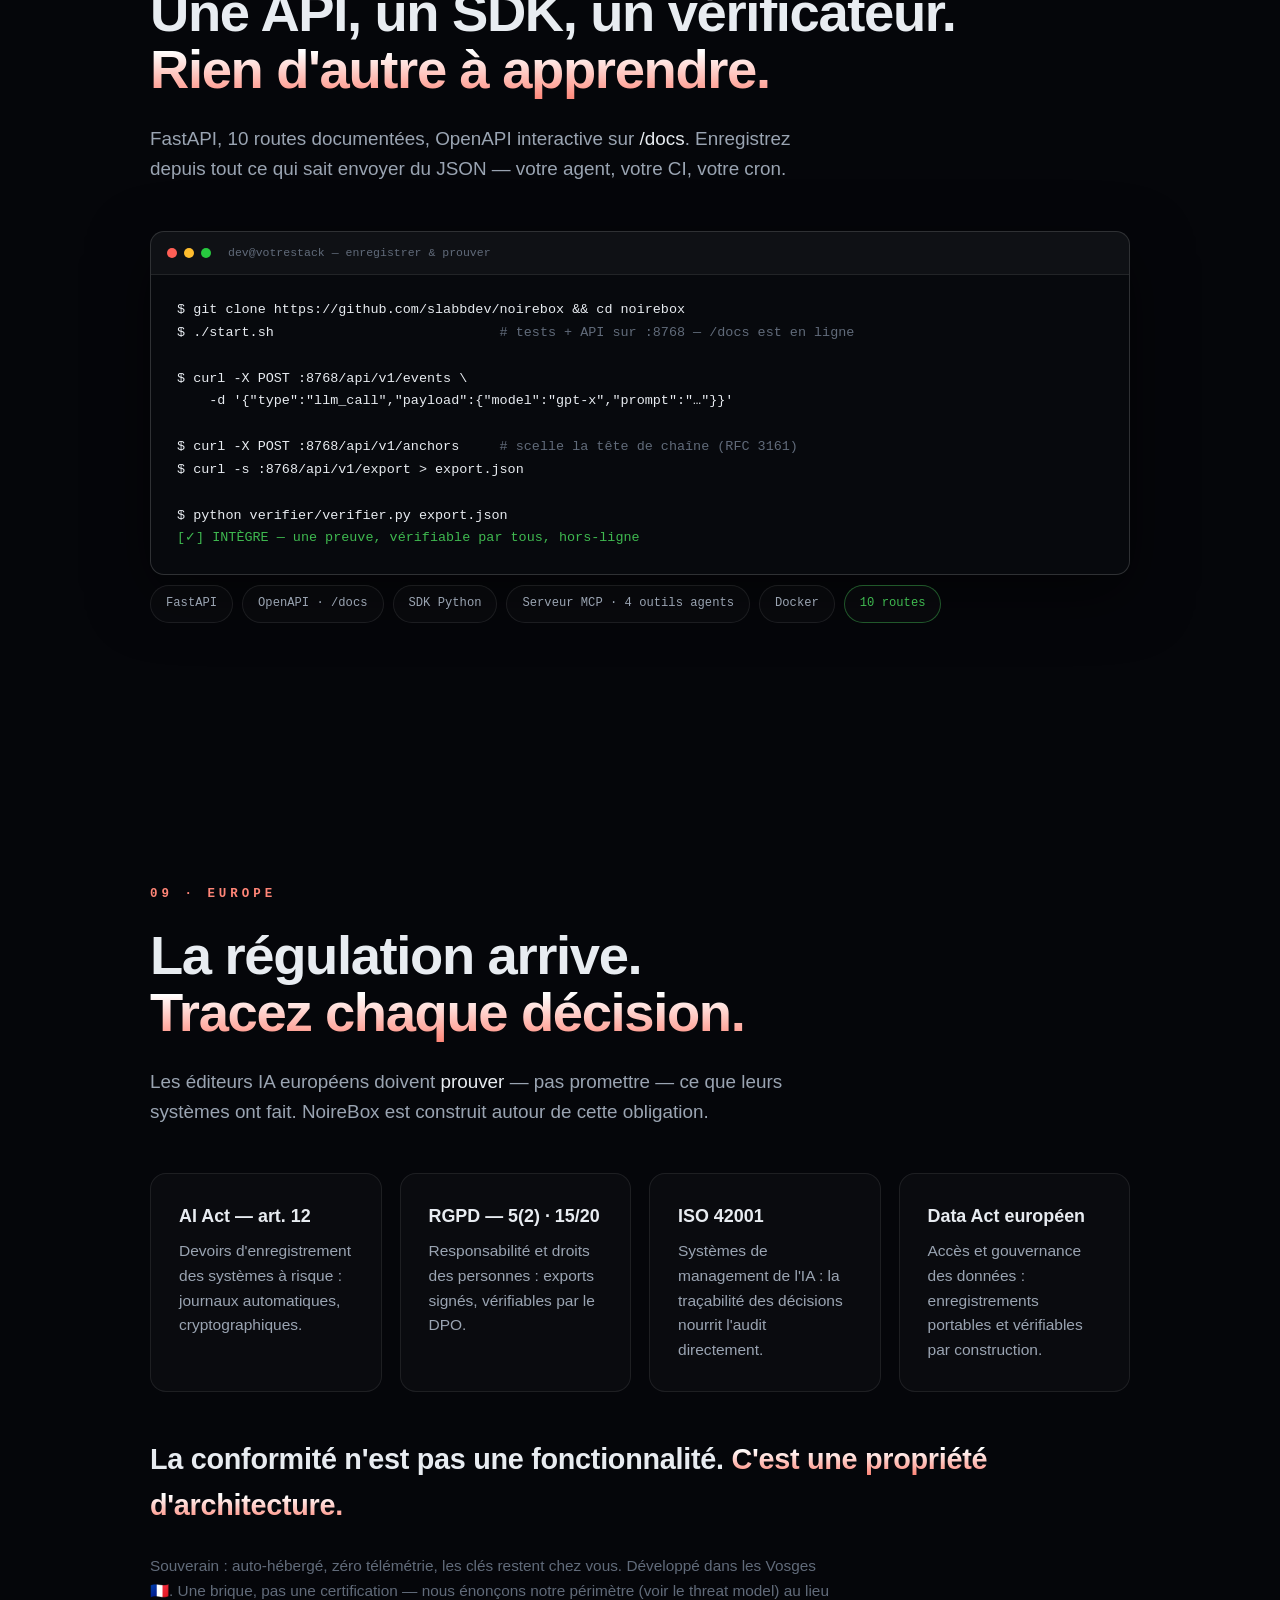
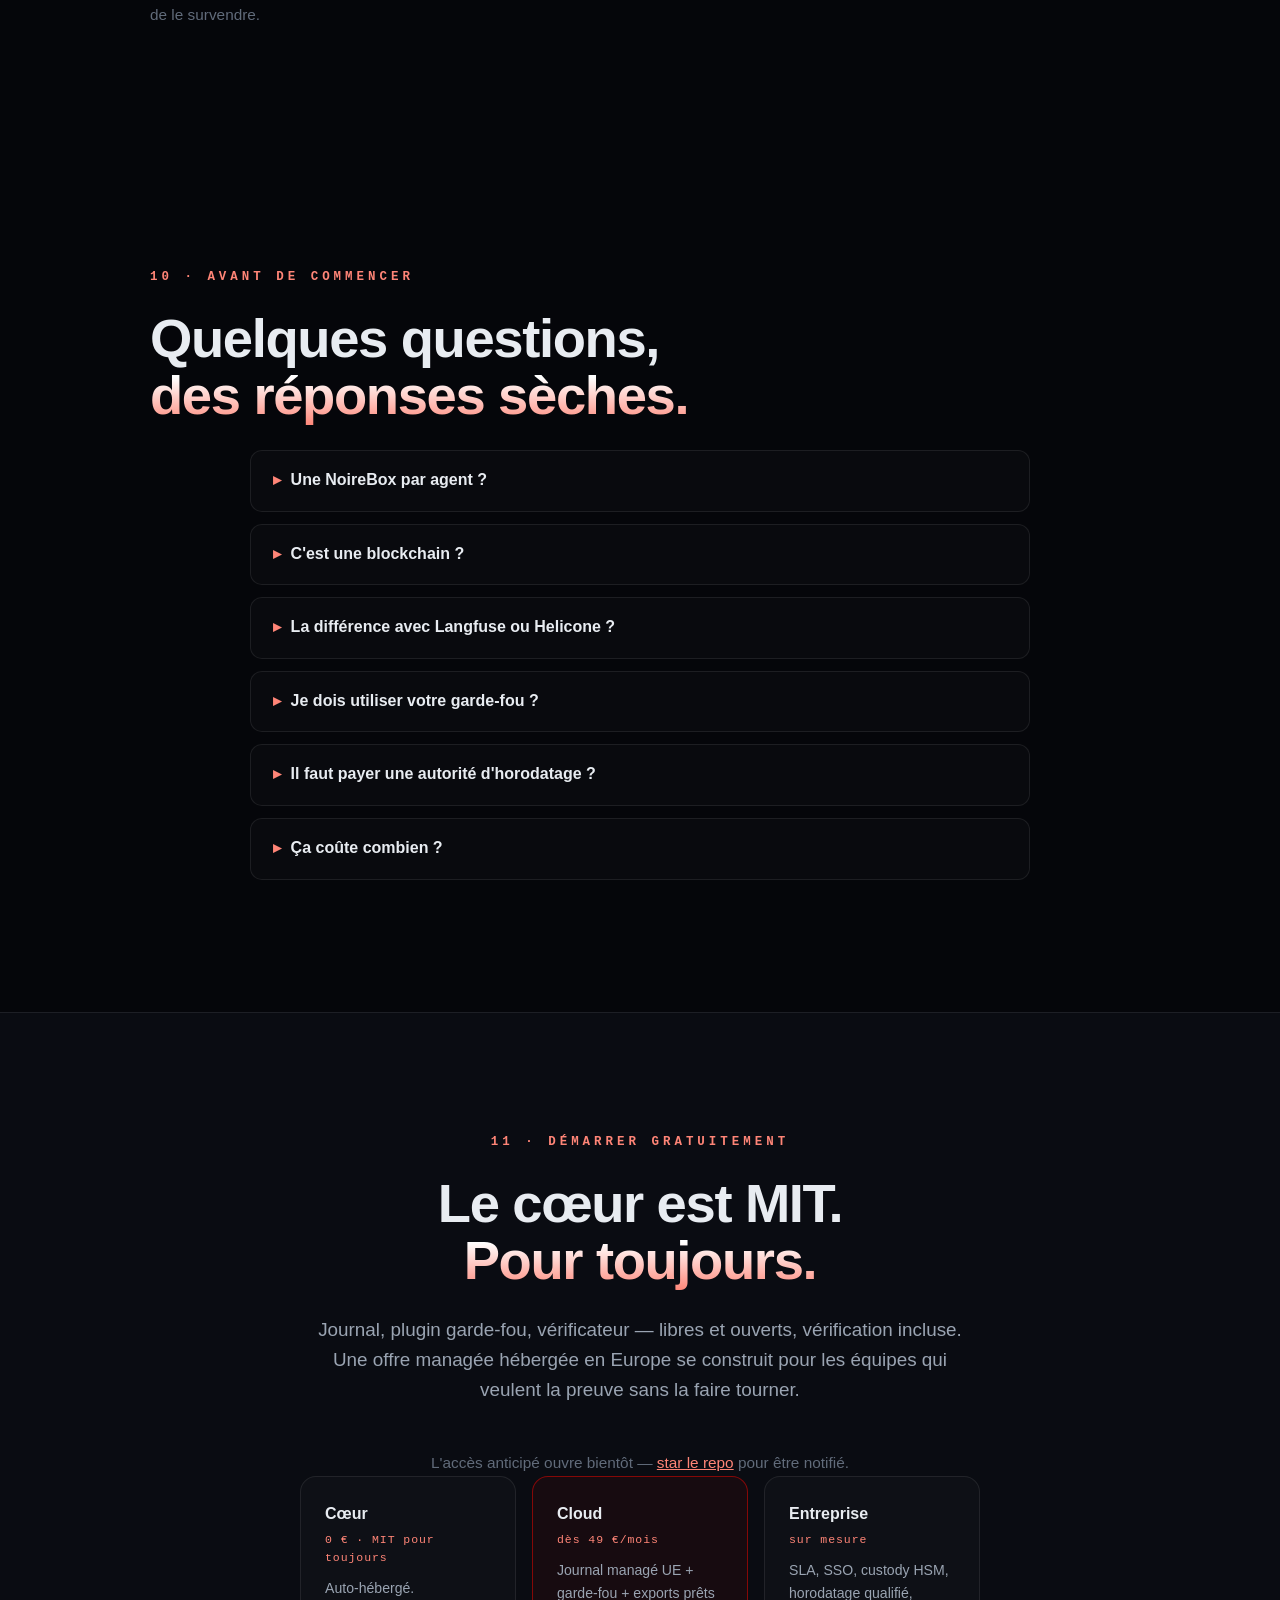
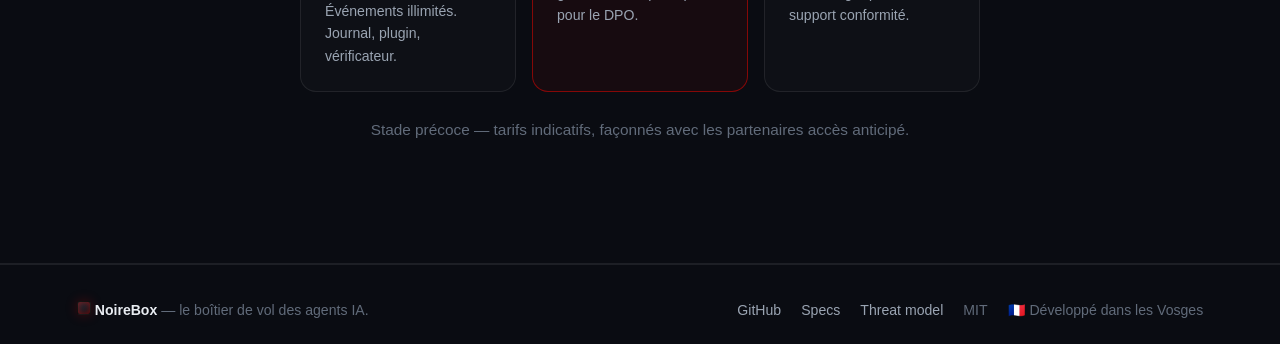
<file: docs/fr.html>
<!DOCTYPE html>
<html lang="fr">
<head>
<meta charset="UTF-8">
<meta name="viewport" content="width=device-width, initial-scale=1.0">
<title>NoireBox — Le boîtier de vol des agents IA</title>
<meta name="description" content="Chaque décision de votre agent IA — scellée dans un journal infalsifiable, horodatée par un témoin externe, prouvable par n'importe qui. Sans faire confiance à personne.">
<link rel="stylesheet" href="style.css?v=26">
</head>
<body>

<div class="progress" id="progress"></div>

<!-- ═══════════════ NAV ═══════════════ -->
<nav class="nav">
  <a class="brand" href="#top"><span class="brand-cube"></span>NOIREBOX</a>
  <div class="nav-links">
    <a href="#core">Le journal</a>
    <a href="#plugin">Garde-fou</a>
    <a href="#witness">Témoin</a>
    <a href="#proof">Preuve</a>
    <a href="#api">API</a>
    <a href="https://github.com/slabbdev/noirebox" target="_blank" class="nav-github">★ GitHub</a>
    <a href="index.html" class="nav-flag" title="English version" lang="en">🇬🇧</a>
  </div>
</nav>

<!-- ═══════════════ HERO — la face du boîtier de vol ═══════════════ -->
<header class="hero" id="top">
  <div class="stripes" aria-hidden="true"><i></i><i></i></div>

  <div class="hero-inner">
    <p class="kicker">// NOIREBOX — LE BOÎTIER DE VOL DES AGENTS IA</p>
    <div class="hero-title-row">
      <span class="hero-brand-stamp" aria-hidden="true">NOIREBOX</span>
      <h1>FLIGHT<span class="h1-white">DATA</span><br>RECORDER</h1>
    </div>

    <p class="pitch">Chaque décision IA, <strong>scellée pour toujours.</strong></p>
    <p class="hero-sub">
      Journal immuable et infalsifiable pour agents IA.
      Chaîné par hash. Signé. Horodaté par un témoin externe.
      Vérifiable hors-ligne — sans faire confiance à personne.
    </p>

    <div class="gh-badges">
      <span class="gh-badge"><i>RGPD</i><b>prêt</b></span>
      <span class="gh-badge"><i>AI ACT</i><b>art. 12</b></span>
      <span class="gh-badge"><i>fabriqué dans</i><b>les Vosges 🇫🇷</b></span>
    </div>

    <div class="cta-row">
      <a class="btn btn-light" href="https://github.com/slabbdev/noirebox#quickstart" target="_blank">Démarrer — auto-hébergé</a>
      <a class="btn btn-ghost-dark" href="#proof">Voir la preuve ↓</a>
    </div>

    <ul class="stats">
      <li><strong>107</strong><span>tests verts</span></li>
      <li><strong>1,8 Mo</strong><span>repo complet</span></li>
      <li><strong>0,21 ms</strong><span>par événement scellé</span></li>
      <li><strong>250 Ko</strong><span>détecteur par langue</span></li>
    </ul>

    <div class="install-pill">
      <code id="install-cmd">git clone https://github.com/slabbdev/noirebox &amp;&amp; cd noirebox &amp;&amp; ./start.sh</code>
      <button class="copy-btn" id="copy-install" title="Copier la commande" aria-label="Copier la commande d'installation">⧉</button>
    </div>
  </div>
</header>

<!-- ═══════════════ TICKER ═══════════════ -->
<div class="ticker" aria-hidden="true">
  <div class="ticker-track" id="ticker"></div>
</div>

<!-- ═══════════════ 01 CŒUR ═══════════════ -->
<section class="section reveal" id="core">
  <div class="wrap">
    <p class="kicker">01 · LE CŒUR</p>
    <h2>Un journal.<br><span class="grad">Nothing else matters.</span> 🤘</h2>
    <p class="lede">
      Le journal EST le produit : chaîné par hash, signé, append-only, ancré à un
      témoin extérieur. Il ne sait même pas ce qu'est un agent — un événement, c'est
      un type et un payload. C'est pourquoi il convient à <em>tout</em> agent, toute
      stack, toute langue.
    </p>
    <div class="chain">
      <div class="link ok"><span>#1</span><code>prev 000…0</code><code>5a5cb5a2…</code></div>
      <div class="chain-arrow">→</div>
      <div class="link ok"><span>#2</span><code>prev 5a5cb5a2…</code><code>b3fe86ad…</code></div>
      <div class="chain-arrow">→</div>
      <div class="link bad"><span>#3 ✗</span><code>contenu réécrit</code><code>hash invalide</code></div>
      <div class="chain-arrow">→</div>
      <div class="link dim"><span>#4</span><code>prev ?</code><code>chaîne brisée</code></div>
    </div>
    <div class="pipeline" aria-label="Comment une décision devient une preuve">
      <span class="pl-step">Décision IA</span>
      <span class="pl-arrow">→</span>
      <span class="pl-step">SHA-256</span>
      <span class="pl-arrow">→</span>
      <span class="pl-step">Ed25519</span>
      <span class="pl-arrow">→</span>
      <span class="pl-step">TSA · RFC 3161</span>
      <span class="pl-arrow">→</span>
      <span class="pl-step ok">✓ enregistrement immuable</span>
    </div>
    <div class="grid-3">
      <div class="card"><h3>Chaîné par hash</h3><p>Chaque événement s'engage sur le précédent. Insertion, suppression, réécriture — détectées, et localisées à l'événement près.</p></div>
      <div class="card"><h3>Signé</h3><p>Sceaux Ed25519 depuis une clé qui ne quitte jamais votre infrastructure. Un journal forgé — même parfaitement re-chaîné — échoue.</p></div>
      <div class="card"><h3>Append-only</h3><p>SQLite sans UPDATE, sans DELETE. Écrire est la seule opération qui existe. Événements signés en 0,21 ms.</p></div>
    </div>
  </div>
</section>

<!-- ═══════════════ 02 PLUGIN ═══════════════ -->
<section class="section alt reveal" id="plugin">
  <div class="wrap">
    <p class="kicker">02 · GARDE-FOUS</p>
    <h2>La prévention est fongible.<br><span class="grad">La preuve est universelle.</span></h2>
    <p class="lede">
      Vous avez déjà Lakera, Llama Guard, votre LLM-juge ou vos propres regex ?
      <strong>Gardez-les.</strong> Un garde-fou n'est qu'une source d'événements —
      journalisez ses verdicts et ses détections deviennent inaltérables au lieu
      de finir dans des logs réinscriptibles.
    </p>
    <div class="sources">
      <div class="source"><span class="dot g"></span><div><strong>Votre garde-fou</strong><em>ses verdicts, en événements</em></div></div>
      <div class="source"><span class="dot g"></span><div><strong>Votre agent</strong><em>llm_call · llm_output · eval</em></div></div>
      <div class="source"><span class="dot r"></span><div><strong>Plugin embarqué</strong><em>regex + 250 Ko de ML, fr &amp; en</em></div></div>
    </div>
    <div class="plug-flow" aria-label="Intégration sans effort">
      <span class="pf-chip">OpenAI</span>
      <span class="pf-chip">Claude</span>
      <span class="pf-chip">LangGraph</span>
      <span class="pf-chip">CrewAI</span>
      <span class="pf-chip">Agent maison</span>
      <span class="pf-arrow">→</span>
      <span class="pf-chip hot">NoireBox</span>
      <span class="pf-arrow">→</span>
      <span class="pf-chip ok">Piste d'audit immuable</span>
    </div>
    <p class="note mono">Pas de lock-in modèle. Pas de réécriture d'infra. Un seul SDK.</p>
    <p class="note">Le détecteur embarqué est un exemple fonctionnel du contrat de plugin — remplaçable par design
      (<a href="https://github.com/slabbdev/noirebox/blob/main/docs/ADRs.md">ADR 003</a> : le Prompt Guard de Meta évalué puis écarté, chemin d'intégration documenté).</p>
  </div>
</section>

<!-- ═══════════════ 03 TÉMOIN ═══════════════ -->
<section class="section reveal" id="witness">
  <div class="wrap">
    <p class="kicker">03 · LE TÉMOIN EXTÉRIEUR</p>
    <h2>Scellé à l'instant T ☕<br><span class="grad">Le passé est en lecture seule.</span></h2>
    <p class="lede">
      Un journal qui se date lui-même ne prouve rien — c'est le suspect qui rédige
      son propre procès-verbal. L'ancrage RFC 3161 fait signer par une Autorité
      d'Horodatage externe : <em>« j'ai reçu le hash X à la date T »</em>. Seul un hash
      de 32 octets sort. Un journal régénéré montre une tête que l'ancien jeton ne
      couvre pas — et un jeton rétroactif est arithmétiquement impossible.
    </p>
    <div class="steps">
      <div class="step"><span>1</span><div><strong>Hash</strong><em>seulement la tête, jamais la donnée</em></div></div>
      <div class="step"><span>2</span><div><strong>La TSA signe</strong><em>« hash X reçu à la date T »</em></div></div>
      <div class="step"><span>3</span><div><strong>Rescellé</strong><em>le jeton devient lui-même un événement</em></div></div>
    </div>
    <p class="big-line">Un sceau pour toute la flotte. <span class="grad">Certificate Transparency, pour les agents IA.</span></p>
    <p class="note">Ancrage de flotte : les têtes de N journaux forment un arbre de Merkle — un seul sceau TSA les couvre tous, et chaque boîtier prouve sa place avec ~11 hash, vérifiables hors-ligne. À notre connaissance, aucun autre outil d'audit d'agents ne le fait. <code>make demo-fleet</code></p>
    <p class="note mono">make tsa → témoin OpenSSL local, propre chaîne de clés, 0 €, marche hors-ligne. Ou pointez NOIREBOX_TSA_URL vers toute TSA qualifiée.</p>
  </div>
</section>

<!-- ═══════════════ 04 POURQUOI MAINTENANT ═══════════════ -->
<section class="section alt reveal" id="whynow">
  <div class="wrap">
    <p class="kicker">04 · POURQUOI MAINTENANT</p>
    <h2>L'IA décide plus vite<br><span class="grad">qu'on ne peut l'auditer.</span></h2>
    <p class="lede">Quand quelque chose tourne mal — incident, litige, régulateur — six questions décident de tout :</p>
    <div class="why-grid">
      <div class="why-q">Qu'a <strong>vu</strong> l'agent ?</div>
      <div class="why-q">Qu'a-t-il <strong>décidé</strong> ?</div>
      <div class="why-q">Quelle <strong>version de modèle</strong> a tourné ?</div>
      <div class="why-q">Quels <strong>outils</strong> a-t-il appelés ?</div>
      <div class="why-q">Qu'a changé <strong>depuis</strong> ?</div>
      <div class="why-q">Le log a-t-il été <strong>modifié après coup</strong> ?</div>
    </div>
    <p class="big-line">NoireBox répond aux six. <span class="grad">Cryptographiquement.</span></p>
  </div>
</section>

<!-- ═══════════════ 05 MESURÉ ═══════════════ -->
<section class="section reveal" id="measured">
  <div class="wrap">
    <p class="kicker">05 · MESURÉ, PAS AFFIRMÉ</p>
    <h2>Des chiffres reproductibles.<br><span class="grad">Pas des chiffres ressentis.</span></h2>
    <p class="lede">
      Chaque métrique ci-dessous est reproductible depuis le dépôt — <code>make test</code>,
      <code>make train</code>, les commandes de benchmark des specs. Une métrique qu'on
      ne peut pas reproduire, c'est <em>inconnu</em>, pas un chiffre plus rond.
    </p>
    <table class="metrics">
      <tr><th>Métrique</th><th>Valeur</th><th>Reproduire avec</th></tr>
      <tr><td>Événement scellé — hash + Ed25519 + commit SQLite</td><td class="m-val">0,21 ms</td><td class="m-how">docs/SPECS.md §6</td></tr>
      <tr><td>Scan garde-fou, moteur regex (7 lignes)</td><td class="m-val">0,23 ms</td><td class="m-how">docs/SPECS.md §6</td></tr>
      <tr><td>Scan garde-fou, moteur ML (7 lignes)</td><td class="m-val">10,4 ms</td><td class="m-how">docs/SPECS.md §6</td></tr>
      <tr><td>Vérification complète, 100 événements</td><td class="m-val">22 ms</td><td class="m-how">verifier/verifier.py, tout export</td></tr>
      <tr><td>Détecteurs embarqués, FR + EN</td><td class="m-val">293 + 243 Ko</td><td class="m-how">make train · make train-en</td></tr>
      <tr><td>Phrases d'attaque inédites, FR + EN</td><td class="m-val">12/12</td><td class="m-how">tests/test_ml_guardrail.py</td></tr>
      <tr><td>Suite de tests</td><td class="m-val">107 verts</td><td class="m-how">make test</td></tr>
    </table>
    <p class="note mono">Mesuré sur un MacBook M-series, septembre 2026. Un chiffre, une commande — si une version future ne reproduit pas un chiffre, la table est corrigée, pas gonflée.</p>
  </div>
</section>

<!-- ═══════════════ 06 PREUVE ═══════════════ -->
<section class="section reveal" id="proof">
  <div class="wrap">
    <p class="kicker">06 · LA PREUVE</p>
    <h2>Un fichier. Une commande.<br><span class="grad">Zéro confiance.</span></h2>
    <p class="lede">
      Un auditeur, un DPO, un client — reçoit le dossier complet et recalcule la
      vérité en local. Aucune API à croire, aucun dashboard à avaler.
      L'arithmétique ne ment pas.
    </p>
    <div class="terminal">
      <div class="term-bar"><span class="dot"></span><span class="dot"></span><span class="dot"></span><span class="term-title">auditeur@tiers — aucun identifiant</span></div>
      <pre id="term-out"></pre>
    </div>
  </div>
</section>

<!-- ═══════════════ 07 POUR QUI ═══════════════ -->
<section class="section alt reveal" id="usecases">
  <div class="wrap">
    <p class="kicker">07 · POUR QUI</p>
    <h2>Conçu pour les systèmes qui<br><span class="grad">doivent s'expliquer.</span></h2>
    <div class="grid-3 uc-grid">
      <div class="card"><h3>Finance</h3><p>Chaque décision automatisée auditable — scoring crédit, trading, sinistres.</p></div>
      <div class="card"><h3>Santé</h3><p>Tracer les décisions assistées par IA de bout en bout, pour les patients et les inspecteurs.</p></div>
      <div class="card"><h3>Juridique</h3><p>Préserver la preuve et la chaîne de custody des documents produits par IA.</p></div>
      <div class="card"><h3>IA d'entreprise</h3><p>Savoir exactement ce que vos agents ont fait, sur quelle entrée, avec quels outils.</p></div>
      <div class="card"><h3>Sécurité</h3><p>Détecter la falsification de logs, pas seulement les pannes. Le journal se défend.</p></div>
      <div class="card"><h3>Secteur public</h3><p>Devoirs de transparence algorithmique satisfaits par construction.</p></div>
    </div>
  </div>
</section>

<!-- ═══════════════ 08 DÉVELOPPEURS ═══════════════ -->
<section class="section reveal" id="api">
  <div class="wrap">
    <p class="kicker">08 · DÉVELOPPEURS</p>
    <h2>Une API, un SDK, un vérificateur.<br><span class="grad">Rien d'autre à apprendre.</span></h2>
    <p class="lede">
      FastAPI, 10 routes documentées, OpenAPI interactive sur <em>/docs</em>.
      Enregistrez depuis tout ce qui sait envoyer du JSON — votre agent, votre
      CI, votre cron.
    </p>
    <div class="terminal">
      <div class="term-bar"><span class="dot"></span><span class="dot"></span><span class="dot"></span><span class="term-title">dev@votrestack — enregistrer &amp; prouver</span></div>
      <pre class="term-static">$ git clone https://github.com/slabbdev/noirebox &amp;&amp; cd noirebox
$ ./start.sh                            <span class="t-dim"># tests + API sur :8768 — /docs est en ligne</span>

$ curl -X POST :8768/api/v1/events \
    -d '{"type":"llm_call","payload":{"model":"gpt-x","prompt":"…"}}'

$ curl -X POST :8768/api/v1/anchors     <span class="t-dim"># scelle la tête de chaîne (RFC 3161)</span>
$ curl -s :8768/api/v1/export > export.json

$ python verifier/verifier.py export.json
<span class="t-ok">[✓] INTÈGRE — une preuve, vérifiable par tous, hors-ligne</span></pre>
    </div>
    <div class="plug-flow" aria-label="Surface développeur">
      <span class="pf-chip">FastAPI</span>
      <span class="pf-chip">OpenAPI · /docs</span>
      <span class="pf-chip">SDK Python</span>
      <span class="pf-chip">Serveur MCP · 4 outils agents</span>
      <span class="pf-chip">Docker</span>
      <span class="pf-chip ok">10 routes</span>
    </div>
  </div>
</section>

<!-- ═══════════════ 09 EUROPE ═══════════════ -->
<section class="section reveal" id="europe">
  <div class="wrap">
    <p class="kicker">09 · EUROPE</p>
    <h2>La régulation arrive.<br><span class="grad">Tracez chaque décision.</span></h2>
    <p class="lede">Les éditeurs IA européens doivent <em>prouver</em> — pas promettre — ce que leurs systèmes ont fait. NoireBox est construit autour de cette obligation.</p>
    <div class="grid-4">
      <div class="card"><h3>AI Act — art. 12</h3><p>Devoirs d'enregistrement des systèmes à risque : journaux automatiques, cryptographiques.</p></div>
      <div class="card"><h3>RGPD — 5(2) · 15/20</h3><p>Responsabilité et droits des personnes : exports signés, vérifiables par le DPO.</p></div>
      <div class="card"><h3>ISO 42001</h3><p>Systèmes de management de l'IA : la traçabilité des décisions nourrit l'audit directement.</p></div>
      <div class="card"><h3>Data Act européen</h3><p>Accès et gouvernance des données : enregistrements portables et vérifiables par construction.</p></div>
    </div>
    <p class="big-line">La conformité n'est pas une fonctionnalité. <span class="grad">C'est une propriété d'architecture.</span></p>
    <p class="note">Souverain : auto-hébergé, zéro télémétrie, les clés restent chez vous. Développé dans les Vosges 🇫🇷. Une brique, pas une certification — nous énonçons notre périmètre (voir le threat model) au lieu de le survendre.</p>
  </div>
</section>

<!-- ═══════════════ 10 FAQ ═══════════════ -->
<section class="section reveal" id="faq">
  <div class="wrap">
    <p class="kicker">10 · AVANT DE COMMENCER</p>
    <h2>Quelques questions,<br><span class="grad">des réponses sèches.</span></h2>
    <details class="faq"><summary>Une NoireBox par agent ?</summary><p>Oui — comme un boîtier de vol par avion. Une instance = un fichier SQLite, une paire de clés, une chaîne. La couche flotte agrège des têtes de chaîne (32 octets), jamais vos événements : votre journal reste chez vous.</p></details>
    <details class="faq"><summary>C'est une blockchain ?</summary><p>Non — un émetteur, un vérificateur. Une chaîne locale signée donne l'intégrité et la non-répudiation sans payer le consensus. La blockchain résout un problème qu'on n'a pas (ADR 001).</p></details>
    <details class="faq"><summary>La différence avec Langfuse ou Helicone ?</summary><p>Eux aident les devs à déboguer ce qui s'est passé — les logs restent modifiables. NoireBox produit un dossier qu'un tiers vérifie hors-ligne. Déboguer ≠ prouver.</p></details>
    <details class="faq"><summary>Je dois utiliser votre garde-fou ?</summary><p>Non — c'est une source d'événements parmi d'autres. Gardez Lakera, Llama Guard ou votre LLM-juge, et journalisez leurs verdicts en un POST. Le détecteur embarqué est un exemple fonctionnel du contrat plugin.</p></details>
    <details class="faq"><summary>Il faut payer une autorité d'horodatage ?</summary><p>Non — <code>make tsa</code> lance un témoin OpenSSL local avec sa propre chaîne de clés : gratuit, hors-ligne, souverain. Pointer vers une TSA publique ou qualifiée = une variable d'environnement.</p></details>
    <details class="faq"><summary>Ça coûte combien ?</summary><p>Cœur : MIT, 0 € à vie, vérification incluse. Cloud : dès 49 €/mois à la sortie. Entreprise : sur mesure — custody HSM, horodatage qualifié, SLA.</p></details>
  </div>
</section>

<!-- ═══════════════ 11 DÉMARRER ═══════════════ -->
<section class="section alt reveal" id="access">
  <div class="wrap narrow">
    <p class="kicker">11 · DÉMARRER GRATUITEMENT</p>
    <h2>Le cœur est MIT.<br><span class="grad">Pour toujours.</span></h2>
    <p class="lede">
      Journal, plugin garde-fou, vérificateur — libres et ouverts, vérification incluse.
      Une offre managée hébergée en Europe se construit pour les équipes qui veulent
      la preuve sans la faire tourner.
    </p>
    <p class="note">L'accès anticipé ouvre bientôt — <a href="https://github.com/slabbdev/noirebox">star le repo</a> pour être notifié.</p>
    <div class="tiers">
      <div class="tier"><h4>Cœur</h4><span>0 € · MIT pour toujours</span><p>Auto-hébergé. Événements illimités. Journal, plugin, vérificateur.</p></div>
      <div class="tier hot"><h4>Cloud</h4><span>dès 49 €/mois</span><p>Journal managé UE + garde-fou + exports prêts pour le DPO.</p></div>
      <div class="tier"><h4>Entreprise</h4><span>sur mesure</span><p>SLA, SSO, custody HSM, horodatage qualifié, support conformité.</p></div>
    </div>
    <p class="note">Stade précoce — tarifs indicatifs, façonnés avec les partenaires accès anticipé.</p>
  </div>
</section>

<footer class="footer">
  <div><span class="brand-cube"></span> <strong>NoireBox</strong> — le boîtier de vol des agents IA.</div>
  <div class="foot-links">
    <a href="https://github.com/slabbdev/noirebox" target="_blank">GitHub</a>
    <a href="https://github.com/slabbdev/noirebox/blob/main/docs/SPECS.md">Specs</a>
    <a href="https://github.com/slabbdev/noirebox/blob/main/docs/THREAT-MODEL.md">Threat model</a>
    <span>MIT</span>
    <span>🇫🇷 Développé dans les Vosges</span>
  </div>
</footer>

<script src="script.js?v=26"></script>
</body>
</html>
</file>
<file: docs/style.css>
/* NoireBox — premium dark landing. Zero dependencies. */

:root {
  --bg: #05060a;
  --bg-2: #0a0c12;
  --line: rgba(255, 255, 255, .08);
  --line-strong: rgba(255, 255, 255, .16);
  --txt: #e8ecf1;
  --dim: #9aa4b2;
  --dimmer: #616b7a;
  --red: #e10600;
  --red-soft: #ff8577;
  --amber: #f5a623;
  --green: #3fb950;
  --mono: ui-monospace, SFMono-Regular, Menlo, monospace;
  --sans: -apple-system, BlinkMacSystemFont, "Segoe UI", Inter, sans-serif;
}

* { margin: 0; padding: 0; box-sizing: border-box; }
html { scroll-behavior: smooth; }
body {
  background: var(--bg);
  color: var(--txt);
  font-family: var(--sans);
  line-height: 1.6;
  -webkit-font-smoothing: antialiased;
  overflow-x: hidden;
}
::selection { background: rgba(225, 6, 0, .35); }
code { font-family: var(--mono); font-size: .82em; color: var(--red-soft); }
a { color: inherit; }

/* ── progress ─────────────────────────────────── */
.progress { position: fixed; top: 0; left: 0; height: 2px; width: 0;
  background: linear-gradient(90deg, var(--red), var(--amber)); z-index: 100; }

/* ── nav ──────────────────────────────────────── */
.nav {
  position: fixed; inset: 0 0 auto 0; z-index: 90;
  display: flex; justify-content: space-between; align-items: center;
  padding: 14px 5vw;
  background: rgba(255, 255, 255, .13);
  backdrop-filter: blur(16px) saturate(1.3); -webkit-backdrop-filter: blur(16px) saturate(1.3);
  border-bottom: 1px solid rgba(255, 255, 255, .22);
}
.brand { display: flex; align-items: center; gap: 10px; text-decoration: none;
  font-family: var(--mono); font-weight: 800; letter-spacing: .22em; font-size: .85rem;
  color: #170b06; }
.brand-cube { width: 14px; height: 14px; border-radius: 3px; display: inline-block;
  background: linear-gradient(145deg, #2a2e38, #0d1117);
  border: 1px solid rgba(23, 11, 6, .55);
  box-shadow: inset 0 0 6px rgba(225, 6, 0, .5), 0 0 12px rgba(225, 6, 0, .25); }
.nav-links { display: flex; gap: 26px; align-items: center; }
.nav-links a { text-decoration: none; color: rgba(23, 11, 6, .78); font-size: .88rem;
  font-family: var(--mono); letter-spacing: .04em; font-weight: 600; transition: color .2s; }
.nav-links a:hover { color: #170b06; }
.nav-github { border: 1px solid rgba(23, 11, 6, .45); border-radius: 99px; padding: 6px 16px; }
.nav-github:hover { border-color: #170b06; }
.nav-flag { font-size: 1.05rem; text-decoration: none; line-height: 1; padding: 4px 2px; }

/* ── hero : THE FACE OF THE FLIGHT RECORDER ───── */
.hero {
  position: relative; overflow: hidden;
  padding: 150px 6vw 110px; text-align: center;
  /* le bas du hero glisse vers le noir : transition douce avec le reste de la page */
  background: linear-gradient(175deg, #f04a0e 0%, #e53805 42%, #8f2400 88%, #3a1005 100%);
  color: #170b06;
}
/* two white diagonal stripes, full height, left side — like the real box */
.stripes {
  position: absolute; top: -12%; bottom: -12%; left: -8vw; width: 330px;
  display: flex; gap: 56px;
  transform: skewX(-24deg);
  pointer-events: none;
}
.stripes i { flex: 1; background: #ffffff; opacity: .93; }
.hero-inner { position: relative; max-width: 740px; margin: 0 auto; }
.hero .kicker { color: #170b06; opacity: .85;
  font-family: var(--mono); font-size: .78rem; letter-spacing: .32em;
  font-weight: 700; margin-bottom: 22px; }
.hero h1 {
  font-size: clamp(3.4rem, 10vw, 7rem);
  font-weight: 900; text-transform: uppercase;
  letter-spacing: -.015em; line-height: .92;
  color: #170b06;
}
.hero-title-row { display: flex; align-items: stretch; gap: 26px; text-align: left; }
/* le nom du modèle en sérigraphie verticale, le long du titre — comme sur la vraie boîte */
.hero-brand-stamp {
  writing-mode: vertical-rl;
  display: flex; align-items: center; justify-content: center;
  font-family: var(--mono); font-weight: 900; font-size: 1.02rem;
  letter-spacing: .42em; text-transform: uppercase;
  color: #170b06;
}
/* DATA dans FLIGHTDATA — blanc, comme la bande de la vraie boîte */
.h1-white { color: #fff; }
.pitch {
  margin-top: 38px;
  font-size: clamp(1.55rem, 3.6vw, 2.4rem);
  font-weight: 900; letter-spacing: -.015em; line-height: 1.15;
  color: #170b06;
}
.pitch strong { color: #fff; background: #170b06; padding: 4px 18px; display: inline-block; }
.eu-badges { display: none; }
.gh-badges { display: flex; gap: 8px; justify-content: center; flex-wrap: wrap; margin-top: 30px; }
.gh-badge { display: inline-flex; align-items: stretch; font-family: var(--mono);
  font-size: .7rem; border-radius: 4px; overflow: hidden;
  box-shadow: 0 1px 4px rgba(0, 0, 0, .25); }
.gh-badge i { font-style: normal; background: #2b2f38; color: #fff;
  padding: 6px 11px; letter-spacing: .06em; }
.gh-badge b { background: #1a7f37; color: #fff; padding: 6px 11px; font-weight: 700; }
.gh-badge:nth-child(2) b { background: #0a6cd0; }
.gh-badge:nth-child(3) b { background: #e10600; }
.hero-sub { max-width: 660px; margin: 16px auto 0;
  font-size: 1.12rem; font-weight: 700; line-height: 1.55; color: #fff;
  text-shadow: 0 1px 3px rgba(0, 0, 0, .45), 0 0 18px rgba(0, 0, 0, .18); }
.hero-sub strong { font-weight: 800; }
.cta-row { display: flex; gap: 14px; justify-content: center; align-items: center; flex-wrap: wrap; margin: 38px 0 70px; }
.btn-ghost-dark { font-size: .92rem; }
.btn { padding: 13px 28px; border-radius: 8px; font-weight: 800; font-size: .95rem;
  text-decoration: none; transition: transform .18s, box-shadow .18s; }
.btn:hover { transform: translateY(-2px); }
.btn-light { background: #fff; color: #170b06;
  box-shadow: 0 10px 30px rgba(0, 0, 0, .35); }
.btn-ghost-dark { border: 2px solid #170b06; color: #170b06; }
.btn-ghost-dark:hover { background: rgba(23, 11, 6, .08); }

/* stats — dark glass on the red face */
.stats { list-style: none; display: flex; justify-content: center;
  margin: 0 auto; max-width: 640px; border-radius: 12px; overflow: hidden;
  border: 1px solid rgba(23, 11, 6, .3);
  background: rgba(23, 11, 6, .16); }
.stats li { flex: 1; padding: 18px 10px; display: flex; flex-direction: column; gap: 2px; }
.stats li + li { border-left: 1px solid rgba(23, 11, 6, .28); }
.stats strong { font-size: 1.25rem; font-weight: 900; color: #170b06; }
.stats span { font-family: var(--mono); font-size: .64rem; letter-spacing: .14em;
  text-transform: uppercase; color: rgba(23, 11, 6, .72); }

/* ── ticker ───────────────────────────────────── */
.ticker { border-block: 1px solid var(--line); padding: 12px 0; overflow: hidden;
  background: rgba(255, 255, 255, .015); }
.ticker-track { display: flex; gap: 42px; width: max-content;
  font-family: var(--mono); font-size: .72rem; color: var(--dimmer);
  animation: slide 40s linear infinite; }
.ticker-track b { color: var(--red-soft); font-weight: 700; }
@keyframes slide { to { transform: translateX(-50%); } }

/* ── sections ─────────────────────────────────── */
.section { padding: 120px 6vw; }
.section.alt { background: var(--bg-2); border-block: 1px solid var(--line); }
.section .kicker { font-family: var(--mono); font-size: .78rem; letter-spacing: .32em;
  color: var(--red-soft); font-weight: 700; margin-bottom: 22px; }
.grad { background: linear-gradient(180deg, #fff 20%, var(--red-soft));
  -webkit-background-clip: text; background-clip: text; color: transparent; }
.wrap { max-width: 980px; margin: 0 auto; }
.wrap.narrow { max-width: 680px; text-align: center; }
h2 { font-size: clamp(2rem, 4.8vw, 3.4rem); font-weight: 900;
  letter-spacing: -.025em; line-height: 1.05; margin-bottom: 26px; }
.lede { font-size: 1.18rem; color: var(--dim); max-width: 680px; margin-bottom: 46px; }
.lede strong, .lede em { color: var(--txt); font-style: normal; }
.note { color: var(--dimmer); font-size: .96rem; margin-top: 26px; max-width: 680px; }
.note a { color: var(--red-soft); }
.mono { font-family: var(--mono); font-size: .8rem; letter-spacing: .02em; }

/* reveal */
.reveal { opacity: 0; transform: translateY(30px);
  transition: opacity .8s ease, transform .8s ease; }
.reveal.on { opacity: 1; transform: none; }

/* chain visual */
.chain { display: flex; align-items: stretch; gap: 10px; flex-wrap: wrap;
  justify-content: center; margin: 44px 0; }
.link { display: flex; flex-direction: column; gap: 6px; min-width: 158px;
  padding: 16px 18px; border-radius: 12px;
  border: 1px solid var(--line-strong); background: rgba(255, 255, 255, .03); }
.link span { font-family: var(--mono); font-weight: 800; font-size: 1rem; }
.link code { color: var(--dimmer); }
.link.ok span { color: var(--green); }
.link.bad { border-color: rgba(225, 6, 0, .6); background: rgba(225, 6, 0, .08);
  box-shadow: 0 0 30px rgba(225, 6, 0, .12); }
.link.bad span, .link.bad code { color: var(--red-soft); }
.link.dim { opacity: .45; }
.chain-arrow { align-self: center; color: var(--red); font-weight: 900; font-size: 1.3rem; }

/* cards */
.grid-3, .grid-4 { display: grid; gap: 18px;
  grid-template-columns: repeat(auto-fit, minmax(230px, 1fr)); }
.card { border: 1px solid var(--line); border-radius: 16px; padding: 28px;
  background: rgba(255, 255, 255, .025);
  transition: border-color .25s, transform .25s; }
.card:hover { border-color: var(--line-strong); transform: translateY(-3px); }
.card h3 { font-size: 1.12rem; margin-bottom: 8px; }
.card p { color: var(--dim); font-size: .97rem; }

/* plugin sources */
.sources { display: flex; flex-direction: column; gap: 12px; max-width: 520px; }
.source { display: flex; align-items: center; gap: 14px;
  border: 1px solid var(--line); border-radius: 12px; padding: 15px 18px;
  background: rgba(255, 255, 255, .02); }
.source .dot { width: 9px; height: 9px; border-radius: 50%; flex-shrink: 0; }
.dot.g { background: var(--green); box-shadow: 0 0 10px rgba(63, 185, 80, .5); }
.dot.r { background: var(--red); box-shadow: 0 0 10px rgba(225, 6, 0, .5); }
.source strong { display: block; font-size: .96rem; }
.source em { font-style: normal; font-family: var(--mono); font-size: .74rem; color: var(--dimmer); }
.section .note code { background: rgba(255, 255, 255, .06); padding: 2px 8px; border-radius: 6px; }

/* proof pipeline (section core) */
.pipeline { display: flex; align-items: center; justify-content: center;
  flex-wrap: wrap; gap: 10px; margin: -6px 0 46px; }
.pl-step { font-family: var(--mono); font-size: .78rem; font-weight: 700;
  color: var(--txt); border: 1px solid var(--line-strong); border-radius: 8px;
  padding: 9px 14px; background: rgba(255, 255, 255, .03); }
.pl-step.ok { color: var(--green); border-color: rgba(63, 185, 80, .5);
  background: rgba(63, 185, 80, .08); box-shadow: 0 0 24px rgba(63, 185, 80, .15); }
.pl-arrow { color: var(--red-soft); font-weight: 900; }

/* why-now grid */
.why-grid { display: grid; grid-template-columns: repeat(auto-fit, minmax(280px, 1fr));
  gap: 14px; max-width: 860px; }
.why-q { border: 1px solid var(--line); border-radius: 12px; padding: 18px 20px;
  background: rgba(255, 255, 255, .02); color: var(--dim); font-size: 1rem; }
.why-q strong { color: var(--txt); }
.big-line { margin-top: 44px; font-size: clamp(1.3rem, 3vw, 1.8rem);
  font-weight: 800; letter-spacing: -.01em; }

/* plug-flow (integrations) */
.plug-flow { display: flex; align-items: center; flex-wrap: wrap; gap: 9px;
  margin: 10px 0 22px; max-width: 860px; }
.pf-chip { font-family: var(--mono); font-size: .76rem; color: var(--dim);
  border: 1px solid var(--line); border-radius: 99px; padding: 8px 15px;
  background: rgba(255, 255, 255, .02); }
.pf-chip.hot { color: var(--txt); border-color: rgba(225, 6, 0, .6);
  background: rgba(225, 6, 0, .1); font-weight: 700; }
.pf-chip.ok { color: var(--green); border-color: rgba(63, 185, 80, .45); }
.pf-arrow { color: var(--red-soft); font-weight: 900; }

/* witness steps */
.steps { display: grid; grid-template-columns: repeat(auto-fit, minmax(220px, 1fr));
  gap: 16px; max-width: 760px; }
.step { display: flex; gap: 14px; align-items: flex-start;
  border: 1px solid var(--line); border-radius: 14px; padding: 20px;
  background: rgba(255, 255, 255, .02); }
.step span { font-family: var(--mono); font-weight: 900; color: var(--red-soft);
  font-size: 1.1rem; border: 1px solid rgba(225, 6, 0, .4); border-radius: 8px;
  width: 34px; height: 34px; display: grid; place-items: center; flex-shrink: 0; }
.step strong { display: block; margin-bottom: 3px; }
.step em { font-style: normal; color: var(--dim); font-size: .88rem; }

/* terminal */
.terminal { border: 1px solid var(--line-strong); border-radius: 14px; overflow: hidden;
  background: #07090d; box-shadow: 0 20px 60px rgba(0, 0, 0, .5); }
.term-bar { display: flex; align-items: center; gap: 7px; padding: 12px 16px;
  background: rgba(255, 255, 255, .03); border-bottom: 1px solid var(--line); }
.dot { width: 10px; height: 10px; border-radius: 50%; background: rgba(255, 255, 255, .12); }
.dot:nth-child(1) { background: #ff5f56; } .dot:nth-child(2) { background: #ffbd2e; }
.dot:nth-child(3) { background: #27c93f; }
.term-title { margin-left: 10px; font-family: var(--mono); font-size: .72rem; color: var(--dimmer); }
pre#term-out, pre.term-static { padding: 24px 26px; min-height: 210px; font-family: var(--mono);
  font-size: .84rem; line-height: 1.7; white-space: pre-wrap; color: var(--txt); }
pre.term-static { min-height: 0; }
.t-ok { color: var(--green); } .t-bad { color: var(--red-soft); } .t-dim { color: var(--dimmer); }

/* waitlist + tiers */
.waitlist { display: flex; gap: 10px; justify-content: center; flex-wrap: wrap; margin: 34px 0 50px; }
.waitlist input { padding: 13px 20px; border-radius: 99px; min-width: 280px;
  border: 1px solid var(--line-strong); background: rgba(255, 255, 255, .03);
  color: var(--txt); font-size: .95rem; }
.waitlist input:focus { outline: none; border-color: var(--red-soft); }
.waitlist button { padding: 13px 28px; border-radius: 99px; border: none; cursor: pointer;
  background: var(--red); color: #fff; font-weight: 800; font-size: .95rem; }
.waitlist button:hover { background: #ff221b; }
.tiers { display: grid; grid-template-columns: repeat(auto-fit, minmax(200px, 1fr)); gap: 16px; }
.tier { border: 1px solid var(--line); border-radius: 16px; padding: 24px; text-align: left;
  background: rgba(255, 255, 255, .02); }
.tier.hot { border-color: rgba(225, 6, 0, .55); background: rgba(225, 6, 0, .06); }
.tier h4 { font-size: 1rem; margin-bottom: 4px; }
.tier span { display: block; font-family: var(--mono); font-size: .72rem;
  letter-spacing: .08em; color: var(--red-soft); margin-bottom: 10px; }
.tier p { color: var(--dim); font-size: .88rem; }

/* footer */
.footer { border-top: 1px solid var(--line); padding: 34px 6vw; display: flex;
  justify-content: space-between; gap: 16px; flex-wrap: wrap; font-size: .88rem;
  color: var(--dimmer); background: var(--bg-2); }
.footer strong { color: var(--txt); }
.foot-links { display: flex; gap: 20px; flex-wrap: wrap; }
.foot-links a { color: var(--dim); text-decoration: none; }
.foot-links a:hover { color: var(--txt); }

/* ── install pill (hero, style ECC) ───────────── */
.install-pill { display: flex; align-items: center; gap: 14px; max-width: 740px;
  margin: 26px auto 0; padding: 13px 18px; text-align: left;
  border: 1px solid rgba(23, 11, 6, .32); border-radius: 10px;
  background: rgba(23, 11, 6, .16); }
.install-pill code { flex: 1; font-size: .8rem; color: #fff;
  text-shadow: 0 1px 3px rgba(0, 0, 0, .35); background: none; padding: 0;
  white-space: nowrap; overflow: hidden; text-overflow: ellipsis; }
.copy-btn { flex: none; width: 36px; height: 30px; border-radius: 6px;
  border: 1px solid rgba(23, 11, 6, .4); background: rgba(255, 255, 255, .25);
  color: #170b06; font-size: .95rem; line-height: 1; cursor: pointer;
  transition: background .2s, color .2s; }
.copy-btn:hover { background: rgba(255, 255, 255, .42); }
.copy-btn.done { background: #fff; color: var(--red); }

/* ── measured table (section 05) ──────────────── */
.metrics { width: 100%; max-width: 880px; margin: 0 auto;
  border-collapse: collapse; font-size: .95rem; text-align: left; }
.metrics th { font-family: var(--mono); font-size: .66rem; letter-spacing: .16em;
  text-transform: uppercase; color: var(--dimmer); font-weight: 700;
  padding: 10px 14px; border-bottom: 1px solid var(--line-strong); }
.metrics td { padding: 13px 14px; border-bottom: 1px solid var(--line); color: var(--dim); }
.metrics tr:last-child td { border-bottom: none; }
.metrics td.m-val { font-family: var(--mono); font-weight: 700; color: var(--txt); white-space: nowrap; }
.metrics td.m-how { font-family: var(--mono); font-size: .76rem; color: var(--dimmer); }

/* ── FAQ (native details, zero JS) ────────────── */
details.faq { max-width: 780px; margin: 0 auto 12px; padding: 16px 22px;
  border: 1px solid var(--line); border-radius: 12px;
  background: rgba(255, 255, 255, .02); }
details.faq summary { cursor: pointer; font-weight: 700; color: var(--txt);
  font-size: 1rem; list-style: none; }
details.faq summary::-webkit-details-marker { display: none; }
details.faq summary::before { content: "▸ "; color: var(--red-soft); font-family: var(--mono); }
details.faq[open] summary::before { content: "▾ "; }
details.faq p { margin: 10px 0 0; color: var(--dim); font-size: .97rem; }

/* ── responsive ───────────────────────────────── */
@media (max-width: 720px) {
  .metrics { display: block; overflow-x: auto; white-space: nowrap; }
  .install-pill { max-width: 100%; }
}
@media (max-width: 720px) {
  .nav-links a:not(.nav-github) { display: none; }
  .nav { padding-right: 5vw; }
  .section { padding: 90px 6vw; }
  .stripes { left: -160px; opacity: .35; }
  .stats { flex-wrap: wrap; }
  .stats li { flex: 1 1 40%; }
  .stats li:nth-child(3) { border-left: none; border-top: 1px solid rgba(23, 11, 6, .28); }
  .stats li:nth-child(4) { border-top: 1px solid rgba(23, 11, 6, .28); }
}

@media (prefers-reduced-motion: reduce) {
  .reveal { opacity: 1; transform: none; transition: none; }
  .ticker-track { animation: none; }
}
</file>
